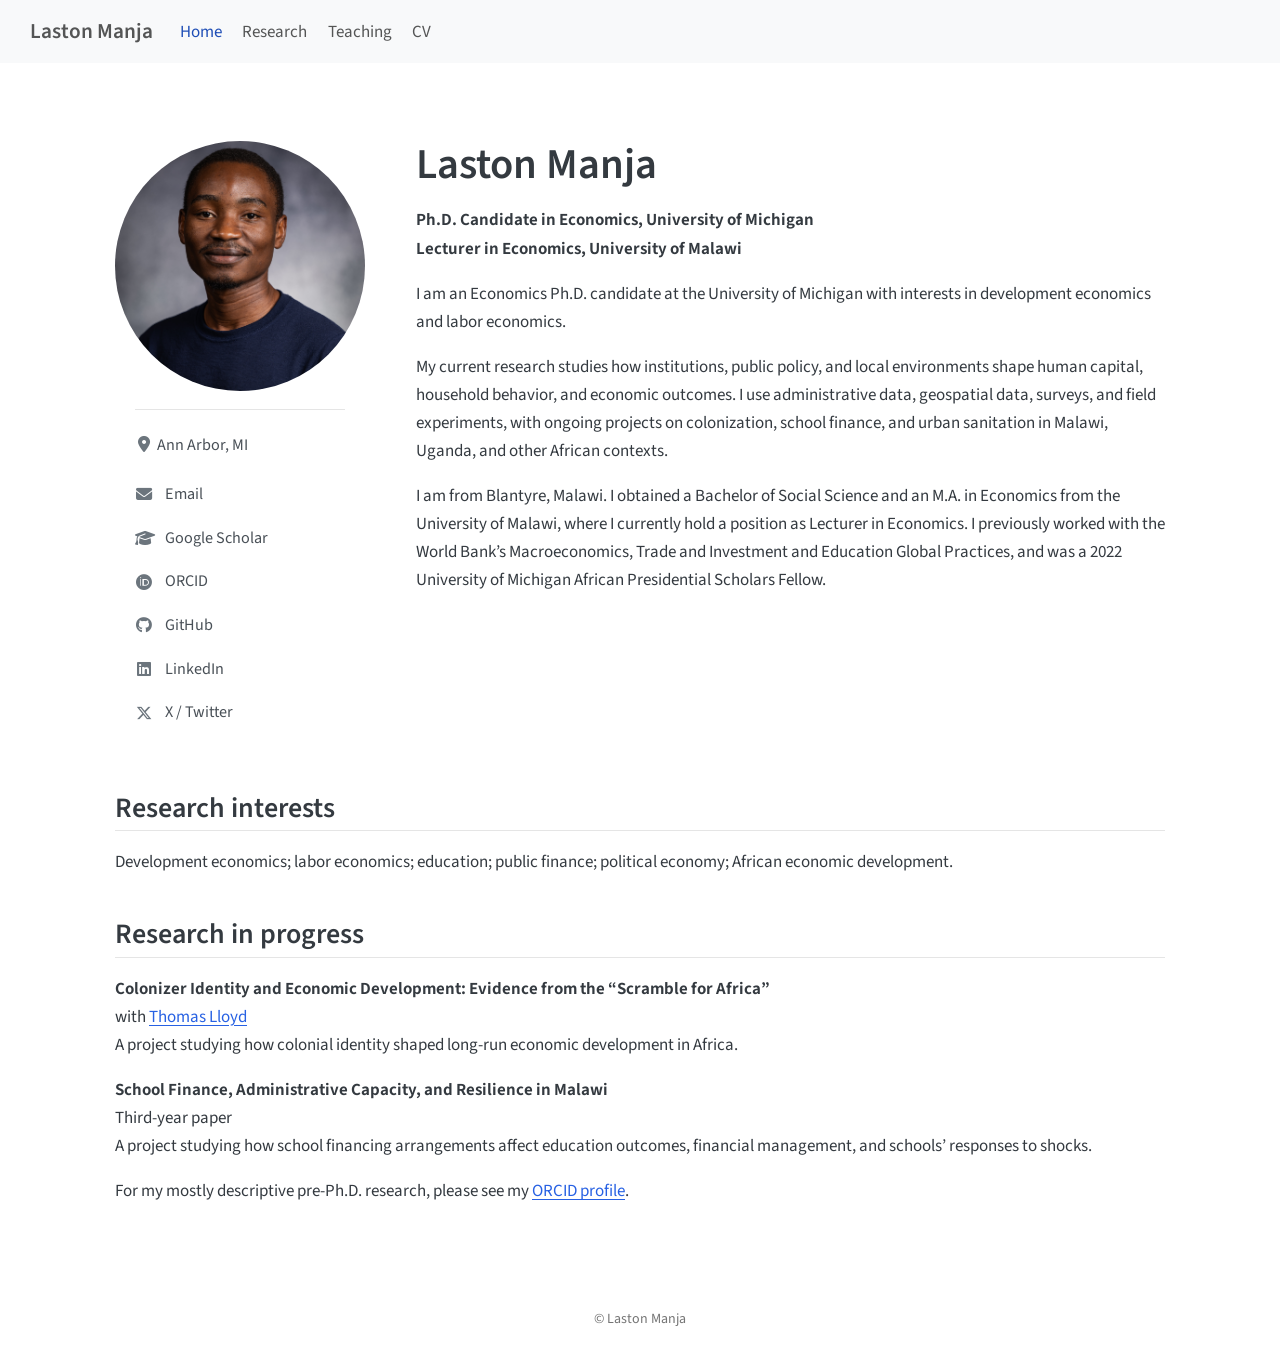
<file: docs/index.html>
<!DOCTYPE html>
<html xmlns="http://www.w3.org/1999/xhtml" lang="en" xml:lang="en"><head>

<meta charset="utf-8">
<meta name="generator" content="quarto-1.9.37">

<meta name="viewport" content="width=device-width, initial-scale=1.0, user-scalable=yes">


<title>Laston Manja</title>
<style>
/* Default styles provided by pandoc.
** See https://pandoc.org/MANUAL.html#variables-for-html for config info.
*/
code{white-space: pre-wrap;}
span.smallcaps{font-variant: small-caps;}
div.columns{display: flex; gap: min(4vw, 1.5em);}
div.column{flex: auto; overflow-x: auto;}
div.hanging-indent{margin-left: 1.5em; text-indent: -1.5em;}
ul.task-list{list-style: none;}
ul.task-list li input[type="checkbox"] {
  width: 0.8em;
  margin: 0 0.8em 0.2em -1em; /* quarto-specific, see https://github.com/quarto-dev/quarto-cli/issues/4556 */ 
  vertical-align: middle;
}
</style>


<script src="site_libs/quarto-nav/quarto-nav.js"></script>
<script src="site_libs/quarto-nav/headroom.min.js"></script>
<script src="site_libs/clipboard/clipboard.min.js"></script>
<script src="site_libs/quarto-html/quarto.js" type="module"></script>
<script src="site_libs/quarto-html/tabsets/tabsets.js" type="module"></script>
<script src="site_libs/quarto-html/popper.min.js"></script>
<script src="site_libs/quarto-html/tippy.umd.min.js"></script>
<script src="site_libs/quarto-html/anchor.min.js"></script>
<link href="site_libs/quarto-html/tippy.css" rel="stylesheet">
<link href="site_libs/quarto-html/quarto-syntax-highlighting-7f8f88aac4f3542376d5c11b86a4c14d.css" rel="stylesheet" id="quarto-text-highlighting-styles">
<script src="site_libs/bootstrap/bootstrap.min.js"></script>
<link href="site_libs/bootstrap/bootstrap-icons.css" rel="stylesheet">
<link href="site_libs/bootstrap/bootstrap-158031087360bce0ff56dc785ce39e06.min.css" rel="stylesheet" append-hash="true" id="quarto-bootstrap" data-mode="light">
<script id="quarto-search-options" type="application/json">{
  "language": {
    "search-no-results-text": "No results",
    "search-matching-documents-text": "matching documents",
    "search-copy-link-title": "Copy link to search",
    "search-hide-matches-text": "Hide additional matches",
    "search-more-match-text": "more match in this document",
    "search-more-matches-text": "more matches in this document",
    "search-clear-button-title": "Clear",
    "search-text-placeholder": "",
    "search-detached-cancel-button-title": "Cancel",
    "search-submit-button-title": "Submit",
    "search-label": "Search"
  }
}</script>
<link rel="stylesheet" href="https://cdnjs.cloudflare.com/ajax/libs/font-awesome/6.5.2/css/all.min.css">


<link rel="stylesheet" href="styles.css">
</head>

<body class="nav-fixed quarto-light">

<div id="quarto-search-results"></div>
  <header id="quarto-header" class="headroom fixed-top">
    <nav class="navbar navbar-expand-lg " data-bs-theme="dark">
      <div class="navbar-container container-fluid">
      <div class="navbar-brand-container mx-auto">
    <a class="navbar-brand" href="./index.html">
    <span class="navbar-title">Laston Manja</span>
    </a>
  </div>
          <button class="navbar-toggler" type="button" data-bs-toggle="collapse" data-bs-target="#navbarCollapse" aria-controls="navbarCollapse" role="menu" aria-expanded="false" aria-label="Toggle navigation" onclick="if (window.quartoToggleHeadroom) { window.quartoToggleHeadroom(); }">
  <span class="navbar-toggler-icon"></span>
</button>
          <div class="collapse navbar-collapse" id="navbarCollapse">
            <ul class="navbar-nav navbar-nav-scroll me-auto">
  <li class="nav-item">
    <a class="nav-link active" href="./index.html" aria-current="page"> 
<span class="menu-text">Home</span></a>
  </li>  
  <li class="nav-item">
    <a class="nav-link" href="./research.html"> 
<span class="menu-text">Research</span></a>
  </li>  
  <li class="nav-item">
    <a class="nav-link" href="./teaching.html"> 
<span class="menu-text">Teaching</span></a>
  </li>  
  <li class="nav-item">
    <a class="nav-link" href="./cv.html"> 
<span class="menu-text">CV</span></a>
  </li>  
</ul>
          </div> <!-- /navcollapse -->
            <div class="quarto-navbar-tools">
</div>
      </div> <!-- /container-fluid -->
    </nav>
</header>
<!-- content -->
<div id="quarto-content" class="quarto-container page-columns page-rows-contents page-layout-full page-navbar">
<!-- sidebar -->
<!-- margin-sidebar -->
    
<!-- main -->
<main class="content column-page" id="quarto-document-content"><header id="title-block-header" class="quarto-title-block"></header>




<div class="home-grid">
<div class="home-photo">
<p><img src="images/profile.jpg" class="img-fluid" alt="Laston Manja"></p>
<div class="profile-links" aria-label="Profile links">
<div class="profile-item">
<p><i class="fa-solid fa-location-dot"></i> <span>Ann Arbor, MI</span></p>
</div>
<p><a href="mailto:lmanja@umich.edu"> <i class="fa-solid fa-envelope"></i> <span>Email</span> </a></p>
<p><a href="https://scholar.google.com/citations?user=sqVwC2oAAAAJ&amp;hl=en" target="_blank" rel="noopener noreferrer"> <i class="fa-solid fa-graduation-cap"></i> <span>Google Scholar</span> </a></p>
<p><a href="https://orcid.org/0000-0002-0446-7674" target="_blank" rel="noopener noreferrer"> <i class="fa-brands fa-orcid"></i> <span>ORCID</span> </a></p>
<p><a href="https://github.com/laston-manja" target="_blank" rel="noopener noreferrer"> <i class="fa-brands fa-github"></i> <span>GitHub</span> </a></p>
<p><a href="https://www.linkedin.com/in/laston-manja-68a44995" target="_blank" rel="noopener noreferrer"> <i class="fa-brands fa-linkedin"></i> <span>LinkedIn</span> </a></p>
<p><a href="https://x.com/manjalaston?s=11&amp;t=wQ6eXhSgbIo98x9OBB5l3A" target="_blank" rel="noopener noreferrer"> <i class="fa-brands fa-x-twitter"></i> <span>X / Twitter</span> </a></p>
</div>
</div>
<section id="laston-manja" class="level1 home-text">
<h1>Laston Manja</h1>
<p><strong>Ph.D.&nbsp;Candidate in Economics, University of Michigan</strong><br>
<strong>Lecturer in Economics, University of Malawi</strong></p>
<p>I am an Economics Ph.D.&nbsp;candidate at the University of Michigan with interests in development economics and labor economics.</p>
<p>My current research studies how institutions, public policy, and local environments shape human capital, household behavior, and economic outcomes. I use administrative data, geospatial data, surveys, and field experiments, with ongoing projects on colonization, school finance, and urban sanitation in Malawi, Uganda, and other African contexts.</p>
<p>I am from Blantyre, Malawi. I obtained a Bachelor of Social Science and an M.A.&nbsp;in Economics from the University of Malawi, where I currently hold a position as Lecturer in Economics. I previously worked with the World Bank’s Macroeconomics, Trade and Investment and Education Global Practices, and was a 2022 University of Michigan African Presidential Scholars Fellow.</p>
</section>
</div>
<section id="research-interests" class="level2">
<h2 class="anchored" data-anchor-id="research-interests">Research interests</h2>
<p>Development economics; labor economics; education; public finance; political economy; African economic development.</p>
</section>
<section id="research-in-progress" class="level2">
<h2 class="anchored" data-anchor-id="research-in-progress">Research in progress</h2>
<p><strong>Colonizer Identity and Economic Development: Evidence from the “Scramble for Africa”</strong><br>
with <a href="https://thomaslloyd.me">Thomas Lloyd</a><br>
A project studying how colonial identity shaped long-run economic development in Africa.</p>
<p><strong>School Finance, Administrative Capacity, and Resilience in Malawi</strong><br>
Third-year paper<br>
A project studying how school financing arrangements affect education outcomes, financial management, and schools’ responses to shocks.</p>
<p>For my mostly descriptive pre-Ph.D.&nbsp;research, please see my <a href="https://orcid.org/0000-0002-0446-7674">ORCID profile</a>.</p>


</section>

</main> <!-- /main -->
<script id="quarto-html-after-body" type="application/javascript">
  window.document.addEventListener("DOMContentLoaded", function (event) {
    const icon = "";
    const anchorJS = new window.AnchorJS();
    anchorJS.options = {
      placement: 'right',
      icon: icon
    };
    anchorJS.add('.anchored');
    const isCodeAnnotation = (el) => {
      for (const clz of el.classList) {
        if (clz.startsWith('code-annotation-')) {                     
          return true;
        }
      }
      return false;
    }
    const onCopySuccess = function(e) {
      // button target
      const button = e.trigger;
      // don't keep focus
      button.blur();
      // flash "checked"
      button.classList.add('code-copy-button-checked');
      var currentTitle = button.getAttribute("title");
      button.setAttribute("title", "Copied!");
      let tooltip;
      if (window.bootstrap) {
        button.setAttribute("data-bs-toggle", "tooltip");
        button.setAttribute("data-bs-placement", "left");
        button.setAttribute("data-bs-title", "Copied!");
        tooltip = new bootstrap.Tooltip(button, 
          { trigger: "manual", 
            customClass: "code-copy-button-tooltip",
            offset: [0, -8]});
        tooltip.show();    
      }
      setTimeout(function() {
        if (tooltip) {
          tooltip.hide();
          button.removeAttribute("data-bs-title");
          button.removeAttribute("data-bs-toggle");
          button.removeAttribute("data-bs-placement");
        }
        button.setAttribute("title", currentTitle);
        button.classList.remove('code-copy-button-checked');
      }, 1000);
      // clear code selection
      e.clearSelection();
    }
    const getTextToCopy = function(trigger) {
      const outerScaffold = trigger.parentElement.cloneNode(true);
      const codeEl = outerScaffold.querySelector('code');
      for (const childEl of codeEl.children) {
        if (isCodeAnnotation(childEl)) {
          childEl.remove();
        }
      }
      return codeEl.innerText;
    }
    const clipboard = new window.ClipboardJS('.code-copy-button:not([data-in-quarto-modal])', {
      text: getTextToCopy
    });
    clipboard.on('success', onCopySuccess);
    if (window.document.getElementById('quarto-embedded-source-code-modal')) {
      const clipboardModal = new window.ClipboardJS('.code-copy-button[data-in-quarto-modal]', {
        text: getTextToCopy,
        container: window.document.getElementById('quarto-embedded-source-code-modal')
      });
      clipboardModal.on('success', onCopySuccess);
    }
      var localhostRegex = new RegExp(/^(?:http|https):\/\/localhost\:?[0-9]*\//);
      var mailtoRegex = new RegExp(/^mailto:/);
        var filterRegex = new RegExp("https:\/\/lastonmanja\.com");
      var isInternal = (href) => {
          return filterRegex.test(href) || localhostRegex.test(href) || mailtoRegex.test(href);
      }
      // Inspect non-navigation links and adorn them if external
     var links = window.document.querySelectorAll('a[href]:not(.nav-link):not(.navbar-brand):not(.toc-action):not(.sidebar-link):not(.sidebar-item-toggle):not(.pagination-link):not(.no-external):not([aria-hidden]):not(.dropdown-item):not(.quarto-navigation-tool):not(.about-link)');
      for (var i=0; i<links.length; i++) {
        const link = links[i];
        if (!isInternal(link.href)) {
          // undo the damage that might have been done by quarto-nav.js in the case of
          // links that we want to consider external
          if (link.dataset.originalHref !== undefined) {
            link.href = link.dataset.originalHref;
          }
        }
      }
    function tippyHover(el, contentFn, onTriggerFn, onUntriggerFn) {
      const config = {
        allowHTML: true,
        maxWidth: 500,
        delay: 100,
        arrow: false,
        appendTo: function(el) {
            return el.parentElement;
        },
        interactive: true,
        interactiveBorder: 10,
        theme: 'quarto',
        placement: 'bottom-start',
      };
      if (contentFn) {
        config.content = contentFn;
      }
      if (onTriggerFn) {
        config.onTrigger = onTriggerFn;
      }
      if (onUntriggerFn) {
        config.onUntrigger = onUntriggerFn;
      }
      window.tippy(el, config); 
    }
    const noterefs = window.document.querySelectorAll('a[role="doc-noteref"]');
    for (var i=0; i<noterefs.length; i++) {
      const ref = noterefs[i];
      tippyHover(ref, function() {
        // use id or data attribute instead here
        let href = ref.getAttribute('data-footnote-href') || ref.getAttribute('href');
        try { href = new URL(href).hash; } catch {}
        const id = href.replace(/^#\/?/, "");
        const note = window.document.getElementById(id);
        if (note) {
          return note.innerHTML;
        } else {
          return "";
        }
      });
    }
    const xrefs = window.document.querySelectorAll('a.quarto-xref');
    const processXRef = (id, note) => {
      // Strip column container classes
      const stripColumnClz = (el) => {
        el.classList.remove("page-full", "page-columns");
        if (el.children) {
          for (const child of el.children) {
            stripColumnClz(child);
          }
        }
      }
      stripColumnClz(note)
      if (id === null || id.startsWith('sec-')) {
        // Special case sections, only their first couple elements
        const container = document.createElement("div");
        if (note.children && note.children.length > 2) {
          container.appendChild(note.children[0].cloneNode(true));
          for (let i = 1; i < note.children.length; i++) {
            const child = note.children[i];
            if (child.tagName === "P" && child.innerText === "") {
              continue;
            } else {
              container.appendChild(child.cloneNode(true));
              break;
            }
          }
          if (window.Quarto?.typesetMath) {
            window.Quarto.typesetMath(container);
          }
          return container.innerHTML
        } else {
          if (window.Quarto?.typesetMath) {
            window.Quarto.typesetMath(note);
          }
          return note.innerHTML;
        }
      } else {
        // Remove any anchor links if they are present
        const anchorLink = note.querySelector('a.anchorjs-link');
        if (anchorLink) {
          anchorLink.remove();
        }
        if (window.Quarto?.typesetMath) {
          window.Quarto.typesetMath(note);
        }
        if (note.classList.contains("callout")) {
          return note.outerHTML;
        } else {
          return note.innerHTML;
        }
      }
    }
    for (var i=0; i<xrefs.length; i++) {
      const xref = xrefs[i];
      tippyHover(xref, undefined, function(instance) {
        instance.disable();
        let url = xref.getAttribute('href');
        let hash = undefined; 
        if (url.startsWith('#')) {
          hash = url;
        } else {
          try { hash = new URL(url).hash; } catch {}
        }
        if (hash) {
          const id = hash.replace(/^#\/?/, "");
          const note = window.document.getElementById(id);
          if (note !== null) {
            try {
              const html = processXRef(id, note.cloneNode(true));
              instance.setContent(html);
            } finally {
              instance.enable();
              instance.show();
            }
          } else {
            // See if we can fetch this
            fetch(url.split('#')[0])
            .then(res => res.text())
            .then(html => {
              const parser = new DOMParser();
              const htmlDoc = parser.parseFromString(html, "text/html");
              const note = htmlDoc.getElementById(id);
              if (note !== null) {
                const html = processXRef(id, note);
                instance.setContent(html);
              } 
            }).finally(() => {
              instance.enable();
              instance.show();
            });
          }
        } else {
          // See if we can fetch a full url (with no hash to target)
          // This is a special case and we should probably do some content thinning / targeting
          fetch(url)
          .then(res => res.text())
          .then(html => {
            const parser = new DOMParser();
            const htmlDoc = parser.parseFromString(html, "text/html");
            const note = htmlDoc.querySelector('main.content');
            if (note !== null) {
              // This should only happen for chapter cross references
              // (since there is no id in the URL)
              // remove the first header
              if (note.children.length > 0 && note.children[0].tagName === "HEADER") {
                note.children[0].remove();
              }
              const html = processXRef(null, note);
              instance.setContent(html);
            } 
          }).finally(() => {
            instance.enable();
            instance.show();
          });
        }
      }, function(instance) {
      });
    }
        let selectedAnnoteEl;
        const selectorForAnnotation = ( cell, annotation) => {
          let cellAttr = 'data-code-cell="' + cell + '"';
          let lineAttr = 'data-code-annotation="' +  annotation + '"';
          const selector = 'span[' + cellAttr + '][' + lineAttr + ']';
          return selector;
        }
        const selectCodeLines = (annoteEl) => {
          const doc = window.document;
          const targetCell = annoteEl.getAttribute("data-target-cell");
          const targetAnnotation = annoteEl.getAttribute("data-target-annotation");
          const annoteSpan = window.document.querySelector(selectorForAnnotation(targetCell, targetAnnotation));
          const lines = annoteSpan.getAttribute("data-code-lines").split(",");
          const lineIds = lines.map((line) => {
            return targetCell + "-" + line;
          })
          let top = null;
          let height = null;
          let parent = null;
          if (lineIds.length > 0) {
              //compute the position of the single el (top and bottom and make a div)
              const el = window.document.getElementById(lineIds[0]);
              top = el.offsetTop;
              height = el.offsetHeight;
              parent = el.parentElement.parentElement;
            if (lineIds.length > 1) {
              const lastEl = window.document.getElementById(lineIds[lineIds.length - 1]);
              const bottom = lastEl.offsetTop + lastEl.offsetHeight;
              height = bottom - top;
            }
            if (top !== null && height !== null && parent !== null) {
              // cook up a div (if necessary) and position it 
              let div = window.document.getElementById("code-annotation-line-highlight");
              if (div === null) {
                div = window.document.createElement("div");
                div.setAttribute("id", "code-annotation-line-highlight");
                div.style.position = 'absolute';
                parent.appendChild(div);
              }
              div.style.top = top - 2 + "px";
              div.style.height = height + 4 + "px";
              div.style.left = 0;
              let gutterDiv = window.document.getElementById("code-annotation-line-highlight-gutter");
              if (gutterDiv === null) {
                gutterDiv = window.document.createElement("div");
                gutterDiv.setAttribute("id", "code-annotation-line-highlight-gutter");
                gutterDiv.style.position = 'absolute';
                const codeCell = window.document.getElementById(targetCell);
                const gutter = codeCell.querySelector('.code-annotation-gutter');
                gutter.appendChild(gutterDiv);
              }
              gutterDiv.style.top = top - 2 + "px";
              gutterDiv.style.height = height + 4 + "px";
            }
            selectedAnnoteEl = annoteEl;
          }
        };
        const unselectCodeLines = () => {
          const elementsIds = ["code-annotation-line-highlight", "code-annotation-line-highlight-gutter"];
          elementsIds.forEach((elId) => {
            const div = window.document.getElementById(elId);
            if (div) {
              div.remove();
            }
          });
          selectedAnnoteEl = undefined;
        };
          // Handle positioning of the toggle
      window.addEventListener(
        "resize",
        throttle(() => {
          elRect = undefined;
          if (selectedAnnoteEl) {
            selectCodeLines(selectedAnnoteEl);
          }
        }, 10)
      );
      function throttle(fn, ms) {
      let throttle = false;
      let timer;
        return (...args) => {
          if(!throttle) { // first call gets through
              fn.apply(this, args);
              throttle = true;
          } else { // all the others get throttled
              if(timer) clearTimeout(timer); // cancel #2
              timer = setTimeout(() => {
                fn.apply(this, args);
                timer = throttle = false;
              }, ms);
          }
        };
      }
        // Attach click handler to the DT
        const annoteDls = window.document.querySelectorAll('dt[data-target-cell]');
        for (const annoteDlNode of annoteDls) {
          annoteDlNode.addEventListener('click', (event) => {
            const clickedEl = event.target;
            if (clickedEl !== selectedAnnoteEl) {
              unselectCodeLines();
              const activeEl = window.document.querySelector('dt[data-target-cell].code-annotation-active');
              if (activeEl) {
                activeEl.classList.remove('code-annotation-active');
              }
              selectCodeLines(clickedEl);
              clickedEl.classList.add('code-annotation-active');
            } else {
              // Unselect the line
              unselectCodeLines();
              clickedEl.classList.remove('code-annotation-active');
            }
          });
        }
    const findCites = (el) => {
      const parentEl = el.parentElement;
      if (parentEl) {
        const cites = parentEl.dataset.cites;
        if (cites) {
          return {
            el,
            cites: cites.split(' ')
          };
        } else {
          return findCites(el.parentElement)
        }
      } else {
        return undefined;
      }
    };
    var bibliorefs = window.document.querySelectorAll('a[role="doc-biblioref"]');
    for (var i=0; i<bibliorefs.length; i++) {
      const ref = bibliorefs[i];
      const citeInfo = findCites(ref);
      if (citeInfo) {
        tippyHover(citeInfo.el, function() {
          var popup = window.document.createElement('div');
          citeInfo.cites.forEach(function(cite) {
            var citeDiv = window.document.createElement('div');
            citeDiv.classList.add('hanging-indent');
            citeDiv.classList.add('csl-entry');
            var biblioDiv = window.document.getElementById('ref-' + cite);
            if (biblioDiv) {
              citeDiv.innerHTML = biblioDiv.innerHTML;
            }
            popup.appendChild(citeDiv);
          });
          return popup.innerHTML;
        });
      }
    }
  });
  </script>
</div> <!-- /content -->
<footer class="footer">
  <div class="nav-footer">
    <div class="nav-footer-left">
      &nbsp;
    </div>   
    <div class="nav-footer-center">
<p>© Laston Manja</p>
</div>
    <div class="nav-footer-right">
      &nbsp;
    </div>
  </div>
</footer>




</body></html>
</file>
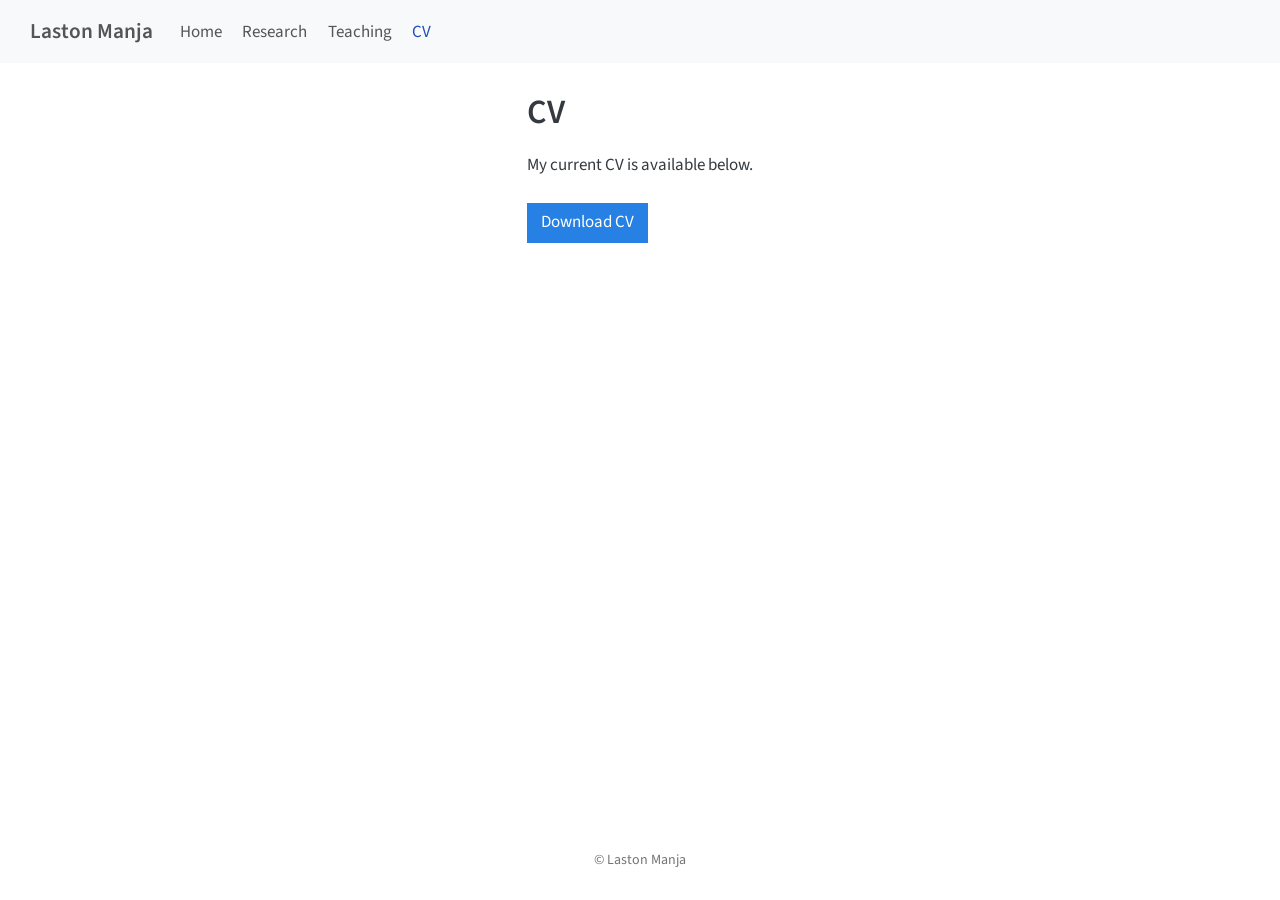
<file: docs/cv.html>
<!DOCTYPE html>
<html xmlns="http://www.w3.org/1999/xhtml" lang="en" xml:lang="en"><head>

<meta charset="utf-8">
<meta name="generator" content="quarto-1.9.37">

<meta name="viewport" content="width=device-width, initial-scale=1.0, user-scalable=yes">


<title>CV – Laston Manja</title>
<style>
/* Default styles provided by pandoc.
** See https://pandoc.org/MANUAL.html#variables-for-html for config info.
*/
code{white-space: pre-wrap;}
span.smallcaps{font-variant: small-caps;}
div.columns{display: flex; gap: min(4vw, 1.5em);}
div.column{flex: auto; overflow-x: auto;}
div.hanging-indent{margin-left: 1.5em; text-indent: -1.5em;}
ul.task-list{list-style: none;}
ul.task-list li input[type="checkbox"] {
  width: 0.8em;
  margin: 0 0.8em 0.2em -1em; /* quarto-specific, see https://github.com/quarto-dev/quarto-cli/issues/4556 */ 
  vertical-align: middle;
}
</style>


<script src="site_libs/quarto-nav/quarto-nav.js"></script>
<script src="site_libs/quarto-nav/headroom.min.js"></script>
<script src="site_libs/clipboard/clipboard.min.js"></script>
<script src="site_libs/quarto-html/quarto.js" type="module"></script>
<script src="site_libs/quarto-html/tabsets/tabsets.js" type="module"></script>
<script src="site_libs/quarto-html/popper.min.js"></script>
<script src="site_libs/quarto-html/tippy.umd.min.js"></script>
<script src="site_libs/quarto-html/anchor.min.js"></script>
<link href="site_libs/quarto-html/tippy.css" rel="stylesheet">
<link href="site_libs/quarto-html/quarto-syntax-highlighting-7f8f88aac4f3542376d5c11b86a4c14d.css" rel="stylesheet" id="quarto-text-highlighting-styles">
<script src="site_libs/bootstrap/bootstrap.min.js"></script>
<link href="site_libs/bootstrap/bootstrap-icons.css" rel="stylesheet">
<link href="site_libs/bootstrap/bootstrap-158031087360bce0ff56dc785ce39e06.min.css" rel="stylesheet" append-hash="true" id="quarto-bootstrap" data-mode="light">
<script id="quarto-search-options" type="application/json">{
  "language": {
    "search-no-results-text": "No results",
    "search-matching-documents-text": "matching documents",
    "search-copy-link-title": "Copy link to search",
    "search-hide-matches-text": "Hide additional matches",
    "search-more-match-text": "more match in this document",
    "search-more-matches-text": "more matches in this document",
    "search-clear-button-title": "Clear",
    "search-text-placeholder": "",
    "search-detached-cancel-button-title": "Cancel",
    "search-submit-button-title": "Submit",
    "search-label": "Search"
  }
}</script>
<link rel="stylesheet" href="https://cdnjs.cloudflare.com/ajax/libs/font-awesome/6.5.2/css/all.min.css">


<link rel="stylesheet" href="styles.css">
</head>

<body class="nav-fixed quarto-light">

<div id="quarto-search-results"></div>
  <header id="quarto-header" class="headroom fixed-top">
    <nav class="navbar navbar-expand-lg " data-bs-theme="dark">
      <div class="navbar-container container-fluid">
      <div class="navbar-brand-container mx-auto">
    <a class="navbar-brand" href="./index.html">
    <span class="navbar-title">Laston Manja</span>
    </a>
  </div>
          <button class="navbar-toggler" type="button" data-bs-toggle="collapse" data-bs-target="#navbarCollapse" aria-controls="navbarCollapse" role="menu" aria-expanded="false" aria-label="Toggle navigation" onclick="if (window.quartoToggleHeadroom) { window.quartoToggleHeadroom(); }">
  <span class="navbar-toggler-icon"></span>
</button>
          <div class="collapse navbar-collapse" id="navbarCollapse">
            <ul class="navbar-nav navbar-nav-scroll me-auto">
  <li class="nav-item">
    <a class="nav-link" href="./index.html"> 
<span class="menu-text">Home</span></a>
  </li>  
  <li class="nav-item">
    <a class="nav-link" href="./research.html"> 
<span class="menu-text">Research</span></a>
  </li>  
  <li class="nav-item">
    <a class="nav-link" href="./teaching.html"> 
<span class="menu-text">Teaching</span></a>
  </li>  
  <li class="nav-item">
    <a class="nav-link active" href="./cv.html" aria-current="page"> 
<span class="menu-text">CV</span></a>
  </li>  
</ul>
          </div> <!-- /navcollapse -->
            <div class="quarto-navbar-tools">
</div>
      </div> <!-- /container-fluid -->
    </nav>
</header>
<!-- content -->
<div id="quarto-content" class="quarto-container page-columns page-rows-contents page-layout-full page-navbar">
<!-- sidebar -->
<!-- margin-sidebar -->
    
<!-- main -->
<main class="content column-page" id="quarto-document-content">

<header id="title-block-header" class="quarto-title-block default">
<div class="quarto-title">
<h1 class="title">CV</h1>
</div>



<div class="quarto-title-meta column-page">

    
  
    
  </div>
  


</header>


<p>My current CV is available below.</p>
<p><a href="files/Laston_Manja_CV.pdf" class="btn btn-primary">Download CV</a></p>



</main> <!-- /main -->
<script id="quarto-html-after-body" type="application/javascript">
  window.document.addEventListener("DOMContentLoaded", function (event) {
    const icon = "";
    const anchorJS = new window.AnchorJS();
    anchorJS.options = {
      placement: 'right',
      icon: icon
    };
    anchorJS.add('.anchored');
    const isCodeAnnotation = (el) => {
      for (const clz of el.classList) {
        if (clz.startsWith('code-annotation-')) {                     
          return true;
        }
      }
      return false;
    }
    const onCopySuccess = function(e) {
      // button target
      const button = e.trigger;
      // don't keep focus
      button.blur();
      // flash "checked"
      button.classList.add('code-copy-button-checked');
      var currentTitle = button.getAttribute("title");
      button.setAttribute("title", "Copied!");
      let tooltip;
      if (window.bootstrap) {
        button.setAttribute("data-bs-toggle", "tooltip");
        button.setAttribute("data-bs-placement", "left");
        button.setAttribute("data-bs-title", "Copied!");
        tooltip = new bootstrap.Tooltip(button, 
          { trigger: "manual", 
            customClass: "code-copy-button-tooltip",
            offset: [0, -8]});
        tooltip.show();    
      }
      setTimeout(function() {
        if (tooltip) {
          tooltip.hide();
          button.removeAttribute("data-bs-title");
          button.removeAttribute("data-bs-toggle");
          button.removeAttribute("data-bs-placement");
        }
        button.setAttribute("title", currentTitle);
        button.classList.remove('code-copy-button-checked');
      }, 1000);
      // clear code selection
      e.clearSelection();
    }
    const getTextToCopy = function(trigger) {
      const outerScaffold = trigger.parentElement.cloneNode(true);
      const codeEl = outerScaffold.querySelector('code');
      for (const childEl of codeEl.children) {
        if (isCodeAnnotation(childEl)) {
          childEl.remove();
        }
      }
      return codeEl.innerText;
    }
    const clipboard = new window.ClipboardJS('.code-copy-button:not([data-in-quarto-modal])', {
      text: getTextToCopy
    });
    clipboard.on('success', onCopySuccess);
    if (window.document.getElementById('quarto-embedded-source-code-modal')) {
      const clipboardModal = new window.ClipboardJS('.code-copy-button[data-in-quarto-modal]', {
        text: getTextToCopy,
        container: window.document.getElementById('quarto-embedded-source-code-modal')
      });
      clipboardModal.on('success', onCopySuccess);
    }
      var localhostRegex = new RegExp(/^(?:http|https):\/\/localhost\:?[0-9]*\//);
      var mailtoRegex = new RegExp(/^mailto:/);
        var filterRegex = new RegExp("https:\/\/lastonmanja\.com");
      var isInternal = (href) => {
          return filterRegex.test(href) || localhostRegex.test(href) || mailtoRegex.test(href);
      }
      // Inspect non-navigation links and adorn them if external
     var links = window.document.querySelectorAll('a[href]:not(.nav-link):not(.navbar-brand):not(.toc-action):not(.sidebar-link):not(.sidebar-item-toggle):not(.pagination-link):not(.no-external):not([aria-hidden]):not(.dropdown-item):not(.quarto-navigation-tool):not(.about-link)');
      for (var i=0; i<links.length; i++) {
        const link = links[i];
        if (!isInternal(link.href)) {
          // undo the damage that might have been done by quarto-nav.js in the case of
          // links that we want to consider external
          if (link.dataset.originalHref !== undefined) {
            link.href = link.dataset.originalHref;
          }
        }
      }
    function tippyHover(el, contentFn, onTriggerFn, onUntriggerFn) {
      const config = {
        allowHTML: true,
        maxWidth: 500,
        delay: 100,
        arrow: false,
        appendTo: function(el) {
            return el.parentElement;
        },
        interactive: true,
        interactiveBorder: 10,
        theme: 'quarto',
        placement: 'bottom-start',
      };
      if (contentFn) {
        config.content = contentFn;
      }
      if (onTriggerFn) {
        config.onTrigger = onTriggerFn;
      }
      if (onUntriggerFn) {
        config.onUntrigger = onUntriggerFn;
      }
      window.tippy(el, config); 
    }
    const noterefs = window.document.querySelectorAll('a[role="doc-noteref"]');
    for (var i=0; i<noterefs.length; i++) {
      const ref = noterefs[i];
      tippyHover(ref, function() {
        // use id or data attribute instead here
        let href = ref.getAttribute('data-footnote-href') || ref.getAttribute('href');
        try { href = new URL(href).hash; } catch {}
        const id = href.replace(/^#\/?/, "");
        const note = window.document.getElementById(id);
        if (note) {
          return note.innerHTML;
        } else {
          return "";
        }
      });
    }
    const xrefs = window.document.querySelectorAll('a.quarto-xref');
    const processXRef = (id, note) => {
      // Strip column container classes
      const stripColumnClz = (el) => {
        el.classList.remove("page-full", "page-columns");
        if (el.children) {
          for (const child of el.children) {
            stripColumnClz(child);
          }
        }
      }
      stripColumnClz(note)
      if (id === null || id.startsWith('sec-')) {
        // Special case sections, only their first couple elements
        const container = document.createElement("div");
        if (note.children && note.children.length > 2) {
          container.appendChild(note.children[0].cloneNode(true));
          for (let i = 1; i < note.children.length; i++) {
            const child = note.children[i];
            if (child.tagName === "P" && child.innerText === "") {
              continue;
            } else {
              container.appendChild(child.cloneNode(true));
              break;
            }
          }
          if (window.Quarto?.typesetMath) {
            window.Quarto.typesetMath(container);
          }
          return container.innerHTML
        } else {
          if (window.Quarto?.typesetMath) {
            window.Quarto.typesetMath(note);
          }
          return note.innerHTML;
        }
      } else {
        // Remove any anchor links if they are present
        const anchorLink = note.querySelector('a.anchorjs-link');
        if (anchorLink) {
          anchorLink.remove();
        }
        if (window.Quarto?.typesetMath) {
          window.Quarto.typesetMath(note);
        }
        if (note.classList.contains("callout")) {
          return note.outerHTML;
        } else {
          return note.innerHTML;
        }
      }
    }
    for (var i=0; i<xrefs.length; i++) {
      const xref = xrefs[i];
      tippyHover(xref, undefined, function(instance) {
        instance.disable();
        let url = xref.getAttribute('href');
        let hash = undefined; 
        if (url.startsWith('#')) {
          hash = url;
        } else {
          try { hash = new URL(url).hash; } catch {}
        }
        if (hash) {
          const id = hash.replace(/^#\/?/, "");
          const note = window.document.getElementById(id);
          if (note !== null) {
            try {
              const html = processXRef(id, note.cloneNode(true));
              instance.setContent(html);
            } finally {
              instance.enable();
              instance.show();
            }
          } else {
            // See if we can fetch this
            fetch(url.split('#')[0])
            .then(res => res.text())
            .then(html => {
              const parser = new DOMParser();
              const htmlDoc = parser.parseFromString(html, "text/html");
              const note = htmlDoc.getElementById(id);
              if (note !== null) {
                const html = processXRef(id, note);
                instance.setContent(html);
              } 
            }).finally(() => {
              instance.enable();
              instance.show();
            });
          }
        } else {
          // See if we can fetch a full url (with no hash to target)
          // This is a special case and we should probably do some content thinning / targeting
          fetch(url)
          .then(res => res.text())
          .then(html => {
            const parser = new DOMParser();
            const htmlDoc = parser.parseFromString(html, "text/html");
            const note = htmlDoc.querySelector('main.content');
            if (note !== null) {
              // This should only happen for chapter cross references
              // (since there is no id in the URL)
              // remove the first header
              if (note.children.length > 0 && note.children[0].tagName === "HEADER") {
                note.children[0].remove();
              }
              const html = processXRef(null, note);
              instance.setContent(html);
            } 
          }).finally(() => {
            instance.enable();
            instance.show();
          });
        }
      }, function(instance) {
      });
    }
        let selectedAnnoteEl;
        const selectorForAnnotation = ( cell, annotation) => {
          let cellAttr = 'data-code-cell="' + cell + '"';
          let lineAttr = 'data-code-annotation="' +  annotation + '"';
          const selector = 'span[' + cellAttr + '][' + lineAttr + ']';
          return selector;
        }
        const selectCodeLines = (annoteEl) => {
          const doc = window.document;
          const targetCell = annoteEl.getAttribute("data-target-cell");
          const targetAnnotation = annoteEl.getAttribute("data-target-annotation");
          const annoteSpan = window.document.querySelector(selectorForAnnotation(targetCell, targetAnnotation));
          const lines = annoteSpan.getAttribute("data-code-lines").split(",");
          const lineIds = lines.map((line) => {
            return targetCell + "-" + line;
          })
          let top = null;
          let height = null;
          let parent = null;
          if (lineIds.length > 0) {
              //compute the position of the single el (top and bottom and make a div)
              const el = window.document.getElementById(lineIds[0]);
              top = el.offsetTop;
              height = el.offsetHeight;
              parent = el.parentElement.parentElement;
            if (lineIds.length > 1) {
              const lastEl = window.document.getElementById(lineIds[lineIds.length - 1]);
              const bottom = lastEl.offsetTop + lastEl.offsetHeight;
              height = bottom - top;
            }
            if (top !== null && height !== null && parent !== null) {
              // cook up a div (if necessary) and position it 
              let div = window.document.getElementById("code-annotation-line-highlight");
              if (div === null) {
                div = window.document.createElement("div");
                div.setAttribute("id", "code-annotation-line-highlight");
                div.style.position = 'absolute';
                parent.appendChild(div);
              }
              div.style.top = top - 2 + "px";
              div.style.height = height + 4 + "px";
              div.style.left = 0;
              let gutterDiv = window.document.getElementById("code-annotation-line-highlight-gutter");
              if (gutterDiv === null) {
                gutterDiv = window.document.createElement("div");
                gutterDiv.setAttribute("id", "code-annotation-line-highlight-gutter");
                gutterDiv.style.position = 'absolute';
                const codeCell = window.document.getElementById(targetCell);
                const gutter = codeCell.querySelector('.code-annotation-gutter');
                gutter.appendChild(gutterDiv);
              }
              gutterDiv.style.top = top - 2 + "px";
              gutterDiv.style.height = height + 4 + "px";
            }
            selectedAnnoteEl = annoteEl;
          }
        };
        const unselectCodeLines = () => {
          const elementsIds = ["code-annotation-line-highlight", "code-annotation-line-highlight-gutter"];
          elementsIds.forEach((elId) => {
            const div = window.document.getElementById(elId);
            if (div) {
              div.remove();
            }
          });
          selectedAnnoteEl = undefined;
        };
          // Handle positioning of the toggle
      window.addEventListener(
        "resize",
        throttle(() => {
          elRect = undefined;
          if (selectedAnnoteEl) {
            selectCodeLines(selectedAnnoteEl);
          }
        }, 10)
      );
      function throttle(fn, ms) {
      let throttle = false;
      let timer;
        return (...args) => {
          if(!throttle) { // first call gets through
              fn.apply(this, args);
              throttle = true;
          } else { // all the others get throttled
              if(timer) clearTimeout(timer); // cancel #2
              timer = setTimeout(() => {
                fn.apply(this, args);
                timer = throttle = false;
              }, ms);
          }
        };
      }
        // Attach click handler to the DT
        const annoteDls = window.document.querySelectorAll('dt[data-target-cell]');
        for (const annoteDlNode of annoteDls) {
          annoteDlNode.addEventListener('click', (event) => {
            const clickedEl = event.target;
            if (clickedEl !== selectedAnnoteEl) {
              unselectCodeLines();
              const activeEl = window.document.querySelector('dt[data-target-cell].code-annotation-active');
              if (activeEl) {
                activeEl.classList.remove('code-annotation-active');
              }
              selectCodeLines(clickedEl);
              clickedEl.classList.add('code-annotation-active');
            } else {
              // Unselect the line
              unselectCodeLines();
              clickedEl.classList.remove('code-annotation-active');
            }
          });
        }
    const findCites = (el) => {
      const parentEl = el.parentElement;
      if (parentEl) {
        const cites = parentEl.dataset.cites;
        if (cites) {
          return {
            el,
            cites: cites.split(' ')
          };
        } else {
          return findCites(el.parentElement)
        }
      } else {
        return undefined;
      }
    };
    var bibliorefs = window.document.querySelectorAll('a[role="doc-biblioref"]');
    for (var i=0; i<bibliorefs.length; i++) {
      const ref = bibliorefs[i];
      const citeInfo = findCites(ref);
      if (citeInfo) {
        tippyHover(citeInfo.el, function() {
          var popup = window.document.createElement('div');
          citeInfo.cites.forEach(function(cite) {
            var citeDiv = window.document.createElement('div');
            citeDiv.classList.add('hanging-indent');
            citeDiv.classList.add('csl-entry');
            var biblioDiv = window.document.getElementById('ref-' + cite);
            if (biblioDiv) {
              citeDiv.innerHTML = biblioDiv.innerHTML;
            }
            popup.appendChild(citeDiv);
          });
          return popup.innerHTML;
        });
      }
    }
  });
  </script>
</div> <!-- /content -->
<footer class="footer">
  <div class="nav-footer">
    <div class="nav-footer-left">
      &nbsp;
    </div>   
    <div class="nav-footer-center">
<p>© Laston Manja</p>
</div>
    <div class="nav-footer-right">
      &nbsp;
    </div>
  </div>
</footer>




</body></html>
</file>
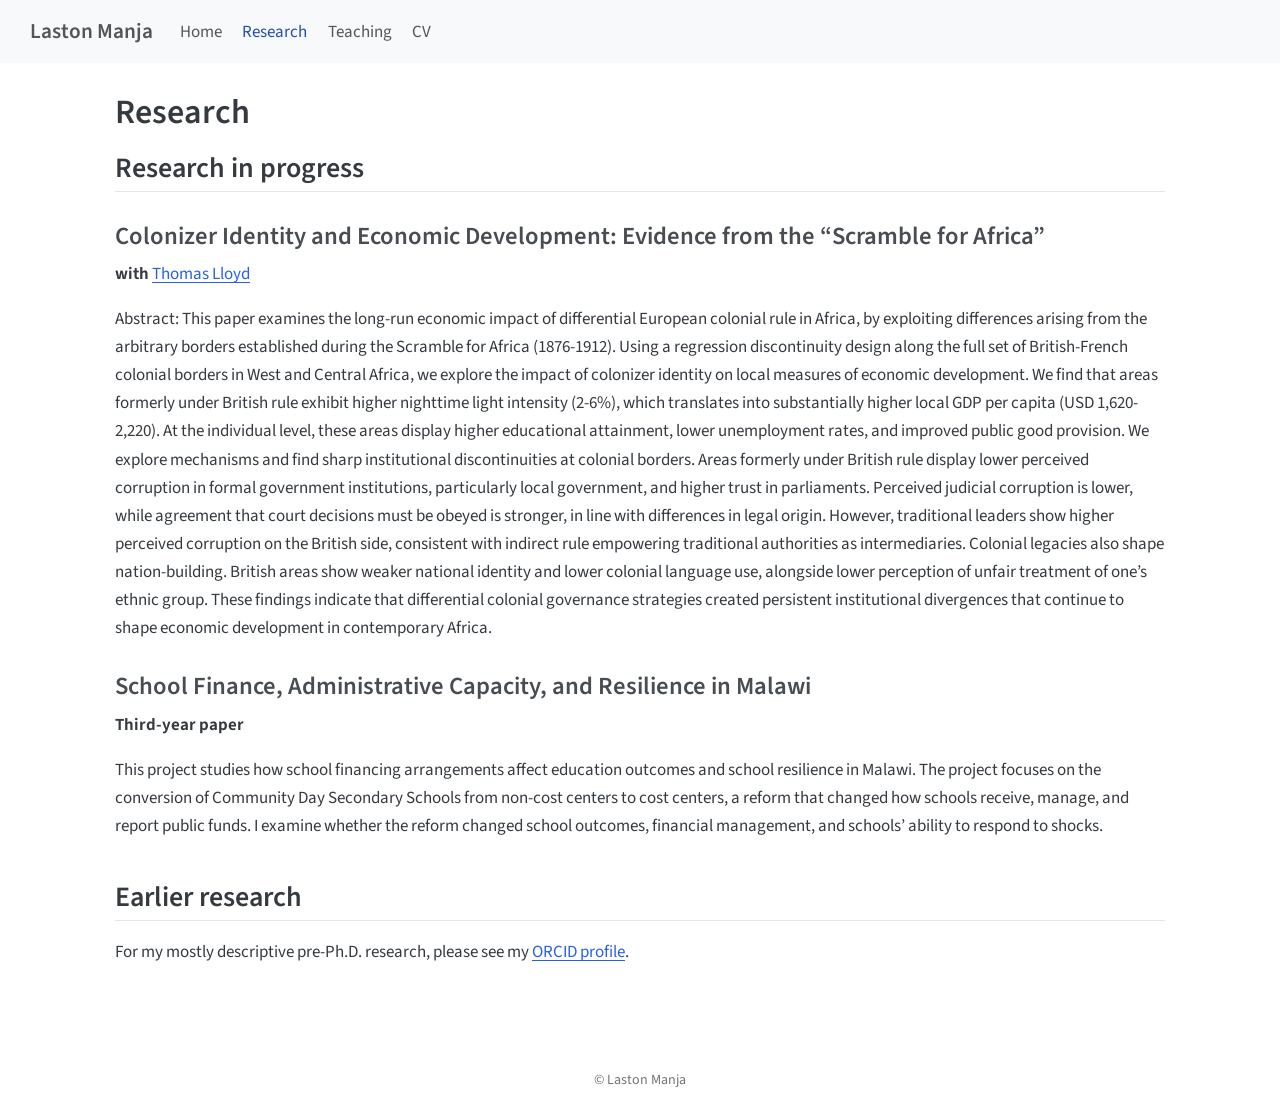
<file: docs/research.html>
<!DOCTYPE html>
<html xmlns="http://www.w3.org/1999/xhtml" lang="en" xml:lang="en"><head>

<meta charset="utf-8">
<meta name="generator" content="quarto-1.9.37">

<meta name="viewport" content="width=device-width, initial-scale=1.0, user-scalable=yes">


<title>Research – Laston Manja</title>
<style>
/* Default styles provided by pandoc.
** See https://pandoc.org/MANUAL.html#variables-for-html for config info.
*/
code{white-space: pre-wrap;}
span.smallcaps{font-variant: small-caps;}
div.columns{display: flex; gap: min(4vw, 1.5em);}
div.column{flex: auto; overflow-x: auto;}
div.hanging-indent{margin-left: 1.5em; text-indent: -1.5em;}
ul.task-list{list-style: none;}
ul.task-list li input[type="checkbox"] {
  width: 0.8em;
  margin: 0 0.8em 0.2em -1em; /* quarto-specific, see https://github.com/quarto-dev/quarto-cli/issues/4556 */ 
  vertical-align: middle;
}
</style>


<script src="site_libs/quarto-nav/quarto-nav.js"></script>
<script src="site_libs/quarto-nav/headroom.min.js"></script>
<script src="site_libs/clipboard/clipboard.min.js"></script>
<script src="site_libs/quarto-html/quarto.js" type="module"></script>
<script src="site_libs/quarto-html/tabsets/tabsets.js" type="module"></script>
<script src="site_libs/quarto-html/popper.min.js"></script>
<script src="site_libs/quarto-html/tippy.umd.min.js"></script>
<script src="site_libs/quarto-html/anchor.min.js"></script>
<link href="site_libs/quarto-html/tippy.css" rel="stylesheet">
<link href="site_libs/quarto-html/quarto-syntax-highlighting-7f8f88aac4f3542376d5c11b86a4c14d.css" rel="stylesheet" id="quarto-text-highlighting-styles">
<script src="site_libs/bootstrap/bootstrap.min.js"></script>
<link href="site_libs/bootstrap/bootstrap-icons.css" rel="stylesheet">
<link href="site_libs/bootstrap/bootstrap-158031087360bce0ff56dc785ce39e06.min.css" rel="stylesheet" append-hash="true" id="quarto-bootstrap" data-mode="light">
<script id="quarto-search-options" type="application/json">{
  "language": {
    "search-no-results-text": "No results",
    "search-matching-documents-text": "matching documents",
    "search-copy-link-title": "Copy link to search",
    "search-hide-matches-text": "Hide additional matches",
    "search-more-match-text": "more match in this document",
    "search-more-matches-text": "more matches in this document",
    "search-clear-button-title": "Clear",
    "search-text-placeholder": "",
    "search-detached-cancel-button-title": "Cancel",
    "search-submit-button-title": "Submit",
    "search-label": "Search"
  }
}</script>
<link rel="stylesheet" href="https://cdnjs.cloudflare.com/ajax/libs/font-awesome/6.5.2/css/all.min.css">


<link rel="stylesheet" href="styles.css">
</head>

<body class="nav-fixed quarto-light">

<div id="quarto-search-results"></div>
  <header id="quarto-header" class="headroom fixed-top">
    <nav class="navbar navbar-expand-lg " data-bs-theme="dark">
      <div class="navbar-container container-fluid">
      <div class="navbar-brand-container mx-auto">
    <a class="navbar-brand" href="./index.html">
    <span class="navbar-title">Laston Manja</span>
    </a>
  </div>
          <button class="navbar-toggler" type="button" data-bs-toggle="collapse" data-bs-target="#navbarCollapse" aria-controls="navbarCollapse" role="menu" aria-expanded="false" aria-label="Toggle navigation" onclick="if (window.quartoToggleHeadroom) { window.quartoToggleHeadroom(); }">
  <span class="navbar-toggler-icon"></span>
</button>
          <div class="collapse navbar-collapse" id="navbarCollapse">
            <ul class="navbar-nav navbar-nav-scroll me-auto">
  <li class="nav-item">
    <a class="nav-link" href="./index.html"> 
<span class="menu-text">Home</span></a>
  </li>  
  <li class="nav-item">
    <a class="nav-link active" href="./research.html" aria-current="page"> 
<span class="menu-text">Research</span></a>
  </li>  
  <li class="nav-item">
    <a class="nav-link" href="./teaching.html"> 
<span class="menu-text">Teaching</span></a>
  </li>  
  <li class="nav-item">
    <a class="nav-link" href="./cv.html"> 
<span class="menu-text">CV</span></a>
  </li>  
</ul>
          </div> <!-- /navcollapse -->
            <div class="quarto-navbar-tools">
</div>
      </div> <!-- /container-fluid -->
    </nav>
</header>
<!-- content -->
<div id="quarto-content" class="quarto-container page-columns page-rows-contents page-layout-full page-navbar">
<!-- sidebar -->
<!-- margin-sidebar -->
    
<!-- main -->
<main class="content column-page" id="quarto-document-content">

<header id="title-block-header" class="quarto-title-block default">
<div class="quarto-title">
<h1 class="title">Research</h1>
</div>



<div class="quarto-title-meta column-page">

    
  
    
  </div>
  


</header>


<section id="research-in-progress" class="level2">
<h2 class="anchored" data-anchor-id="research-in-progress">Research in progress</h2>
<section id="colonizer-identity-and-economic-development-evidence-from-the-scramble-for-africa" class="level3">
<h3 class="anchored" data-anchor-id="colonizer-identity-and-economic-development-evidence-from-the-scramble-for-africa">Colonizer Identity and Economic Development: Evidence from the “Scramble for Africa”</h3>
<p><strong>with <a href="https://thomaslloyd.me">Thomas Lloyd</a></strong></p>
<p>Abstract: This paper examines the long-run economic impact of differential European colonial rule in Africa, by exploiting differences arising from the arbitrary borders established during the Scramble for Africa (1876-1912). Using a regression discontinuity design along the full set of British-French colonial borders in West and Central Africa, we explore the impact of colonizer identity on local measures of economic development. We find that areas formerly under British rule exhibit higher nighttime light intensity (2-6%), which translates into substantially higher local GDP per capita (USD 1,620-2,220). At the individual level, these areas display higher educational attainment, lower unemployment rates, and improved public good provision. We explore mechanisms and find sharp institutional discontinuities at colonial borders. Areas formerly under British rule display lower perceived corruption in formal government institutions, particularly local government, and higher trust in parliaments. Perceived judicial corruption is lower, while agreement that court decisions must be obeyed is stronger, in line with differences in legal origin. However, traditional leaders show higher perceived corruption on the British side, consistent with indirect rule empowering traditional authorities as intermediaries. Colonial legacies also shape nation-building. British areas show weaker national identity and lower colonial language use, alongside lower perception of unfair treatment of one’s ethnic group. These findings indicate that differential colonial governance strategies created persistent institutional divergences that continue to shape economic development in contemporary Africa.</p>
</section>
<section id="school-finance-administrative-capacity-and-resilience-in-malawi" class="level3">
<h3 class="anchored" data-anchor-id="school-finance-administrative-capacity-and-resilience-in-malawi">School Finance, Administrative Capacity, and Resilience in Malawi</h3>
<p><strong>Third-year paper</strong></p>
<p>This project studies how school financing arrangements affect education outcomes and school resilience in Malawi. The project focuses on the conversion of Community Day Secondary Schools from non-cost centers to cost centers, a reform that changed how schools receive, manage, and report public funds. I examine whether the reform changed school outcomes, financial management, and schools’ ability to respond to shocks.</p>
</section>
</section>
<section id="earlier-research" class="level2">
<h2 class="anchored" data-anchor-id="earlier-research">Earlier research</h2>
<p>For my mostly descriptive pre-Ph.D.&nbsp;research, please see my <a href="https://orcid.org/0000-0002-0446-7674">ORCID profile</a>.</p>


</section>

</main> <!-- /main -->
<script id="quarto-html-after-body" type="application/javascript">
  window.document.addEventListener("DOMContentLoaded", function (event) {
    const icon = "";
    const anchorJS = new window.AnchorJS();
    anchorJS.options = {
      placement: 'right',
      icon: icon
    };
    anchorJS.add('.anchored');
    const isCodeAnnotation = (el) => {
      for (const clz of el.classList) {
        if (clz.startsWith('code-annotation-')) {                     
          return true;
        }
      }
      return false;
    }
    const onCopySuccess = function(e) {
      // button target
      const button = e.trigger;
      // don't keep focus
      button.blur();
      // flash "checked"
      button.classList.add('code-copy-button-checked');
      var currentTitle = button.getAttribute("title");
      button.setAttribute("title", "Copied!");
      let tooltip;
      if (window.bootstrap) {
        button.setAttribute("data-bs-toggle", "tooltip");
        button.setAttribute("data-bs-placement", "left");
        button.setAttribute("data-bs-title", "Copied!");
        tooltip = new bootstrap.Tooltip(button, 
          { trigger: "manual", 
            customClass: "code-copy-button-tooltip",
            offset: [0, -8]});
        tooltip.show();    
      }
      setTimeout(function() {
        if (tooltip) {
          tooltip.hide();
          button.removeAttribute("data-bs-title");
          button.removeAttribute("data-bs-toggle");
          button.removeAttribute("data-bs-placement");
        }
        button.setAttribute("title", currentTitle);
        button.classList.remove('code-copy-button-checked');
      }, 1000);
      // clear code selection
      e.clearSelection();
    }
    const getTextToCopy = function(trigger) {
      const outerScaffold = trigger.parentElement.cloneNode(true);
      const codeEl = outerScaffold.querySelector('code');
      for (const childEl of codeEl.children) {
        if (isCodeAnnotation(childEl)) {
          childEl.remove();
        }
      }
      return codeEl.innerText;
    }
    const clipboard = new window.ClipboardJS('.code-copy-button:not([data-in-quarto-modal])', {
      text: getTextToCopy
    });
    clipboard.on('success', onCopySuccess);
    if (window.document.getElementById('quarto-embedded-source-code-modal')) {
      const clipboardModal = new window.ClipboardJS('.code-copy-button[data-in-quarto-modal]', {
        text: getTextToCopy,
        container: window.document.getElementById('quarto-embedded-source-code-modal')
      });
      clipboardModal.on('success', onCopySuccess);
    }
      var localhostRegex = new RegExp(/^(?:http|https):\/\/localhost\:?[0-9]*\//);
      var mailtoRegex = new RegExp(/^mailto:/);
        var filterRegex = new RegExp("https:\/\/lastonmanja\.com");
      var isInternal = (href) => {
          return filterRegex.test(href) || localhostRegex.test(href) || mailtoRegex.test(href);
      }
      // Inspect non-navigation links and adorn them if external
     var links = window.document.querySelectorAll('a[href]:not(.nav-link):not(.navbar-brand):not(.toc-action):not(.sidebar-link):not(.sidebar-item-toggle):not(.pagination-link):not(.no-external):not([aria-hidden]):not(.dropdown-item):not(.quarto-navigation-tool):not(.about-link)');
      for (var i=0; i<links.length; i++) {
        const link = links[i];
        if (!isInternal(link.href)) {
          // undo the damage that might have been done by quarto-nav.js in the case of
          // links that we want to consider external
          if (link.dataset.originalHref !== undefined) {
            link.href = link.dataset.originalHref;
          }
        }
      }
    function tippyHover(el, contentFn, onTriggerFn, onUntriggerFn) {
      const config = {
        allowHTML: true,
        maxWidth: 500,
        delay: 100,
        arrow: false,
        appendTo: function(el) {
            return el.parentElement;
        },
        interactive: true,
        interactiveBorder: 10,
        theme: 'quarto',
        placement: 'bottom-start',
      };
      if (contentFn) {
        config.content = contentFn;
      }
      if (onTriggerFn) {
        config.onTrigger = onTriggerFn;
      }
      if (onUntriggerFn) {
        config.onUntrigger = onUntriggerFn;
      }
      window.tippy(el, config); 
    }
    const noterefs = window.document.querySelectorAll('a[role="doc-noteref"]');
    for (var i=0; i<noterefs.length; i++) {
      const ref = noterefs[i];
      tippyHover(ref, function() {
        // use id or data attribute instead here
        let href = ref.getAttribute('data-footnote-href') || ref.getAttribute('href');
        try { href = new URL(href).hash; } catch {}
        const id = href.replace(/^#\/?/, "");
        const note = window.document.getElementById(id);
        if (note) {
          return note.innerHTML;
        } else {
          return "";
        }
      });
    }
    const xrefs = window.document.querySelectorAll('a.quarto-xref');
    const processXRef = (id, note) => {
      // Strip column container classes
      const stripColumnClz = (el) => {
        el.classList.remove("page-full", "page-columns");
        if (el.children) {
          for (const child of el.children) {
            stripColumnClz(child);
          }
        }
      }
      stripColumnClz(note)
      if (id === null || id.startsWith('sec-')) {
        // Special case sections, only their first couple elements
        const container = document.createElement("div");
        if (note.children && note.children.length > 2) {
          container.appendChild(note.children[0].cloneNode(true));
          for (let i = 1; i < note.children.length; i++) {
            const child = note.children[i];
            if (child.tagName === "P" && child.innerText === "") {
              continue;
            } else {
              container.appendChild(child.cloneNode(true));
              break;
            }
          }
          if (window.Quarto?.typesetMath) {
            window.Quarto.typesetMath(container);
          }
          return container.innerHTML
        } else {
          if (window.Quarto?.typesetMath) {
            window.Quarto.typesetMath(note);
          }
          return note.innerHTML;
        }
      } else {
        // Remove any anchor links if they are present
        const anchorLink = note.querySelector('a.anchorjs-link');
        if (anchorLink) {
          anchorLink.remove();
        }
        if (window.Quarto?.typesetMath) {
          window.Quarto.typesetMath(note);
        }
        if (note.classList.contains("callout")) {
          return note.outerHTML;
        } else {
          return note.innerHTML;
        }
      }
    }
    for (var i=0; i<xrefs.length; i++) {
      const xref = xrefs[i];
      tippyHover(xref, undefined, function(instance) {
        instance.disable();
        let url = xref.getAttribute('href');
        let hash = undefined; 
        if (url.startsWith('#')) {
          hash = url;
        } else {
          try { hash = new URL(url).hash; } catch {}
        }
        if (hash) {
          const id = hash.replace(/^#\/?/, "");
          const note = window.document.getElementById(id);
          if (note !== null) {
            try {
              const html = processXRef(id, note.cloneNode(true));
              instance.setContent(html);
            } finally {
              instance.enable();
              instance.show();
            }
          } else {
            // See if we can fetch this
            fetch(url.split('#')[0])
            .then(res => res.text())
            .then(html => {
              const parser = new DOMParser();
              const htmlDoc = parser.parseFromString(html, "text/html");
              const note = htmlDoc.getElementById(id);
              if (note !== null) {
                const html = processXRef(id, note);
                instance.setContent(html);
              } 
            }).finally(() => {
              instance.enable();
              instance.show();
            });
          }
        } else {
          // See if we can fetch a full url (with no hash to target)
          // This is a special case and we should probably do some content thinning / targeting
          fetch(url)
          .then(res => res.text())
          .then(html => {
            const parser = new DOMParser();
            const htmlDoc = parser.parseFromString(html, "text/html");
            const note = htmlDoc.querySelector('main.content');
            if (note !== null) {
              // This should only happen for chapter cross references
              // (since there is no id in the URL)
              // remove the first header
              if (note.children.length > 0 && note.children[0].tagName === "HEADER") {
                note.children[0].remove();
              }
              const html = processXRef(null, note);
              instance.setContent(html);
            } 
          }).finally(() => {
            instance.enable();
            instance.show();
          });
        }
      }, function(instance) {
      });
    }
        let selectedAnnoteEl;
        const selectorForAnnotation = ( cell, annotation) => {
          let cellAttr = 'data-code-cell="' + cell + '"';
          let lineAttr = 'data-code-annotation="' +  annotation + '"';
          const selector = 'span[' + cellAttr + '][' + lineAttr + ']';
          return selector;
        }
        const selectCodeLines = (annoteEl) => {
          const doc = window.document;
          const targetCell = annoteEl.getAttribute("data-target-cell");
          const targetAnnotation = annoteEl.getAttribute("data-target-annotation");
          const annoteSpan = window.document.querySelector(selectorForAnnotation(targetCell, targetAnnotation));
          const lines = annoteSpan.getAttribute("data-code-lines").split(",");
          const lineIds = lines.map((line) => {
            return targetCell + "-" + line;
          })
          let top = null;
          let height = null;
          let parent = null;
          if (lineIds.length > 0) {
              //compute the position of the single el (top and bottom and make a div)
              const el = window.document.getElementById(lineIds[0]);
              top = el.offsetTop;
              height = el.offsetHeight;
              parent = el.parentElement.parentElement;
            if (lineIds.length > 1) {
              const lastEl = window.document.getElementById(lineIds[lineIds.length - 1]);
              const bottom = lastEl.offsetTop + lastEl.offsetHeight;
              height = bottom - top;
            }
            if (top !== null && height !== null && parent !== null) {
              // cook up a div (if necessary) and position it 
              let div = window.document.getElementById("code-annotation-line-highlight");
              if (div === null) {
                div = window.document.createElement("div");
                div.setAttribute("id", "code-annotation-line-highlight");
                div.style.position = 'absolute';
                parent.appendChild(div);
              }
              div.style.top = top - 2 + "px";
              div.style.height = height + 4 + "px";
              div.style.left = 0;
              let gutterDiv = window.document.getElementById("code-annotation-line-highlight-gutter");
              if (gutterDiv === null) {
                gutterDiv = window.document.createElement("div");
                gutterDiv.setAttribute("id", "code-annotation-line-highlight-gutter");
                gutterDiv.style.position = 'absolute';
                const codeCell = window.document.getElementById(targetCell);
                const gutter = codeCell.querySelector('.code-annotation-gutter');
                gutter.appendChild(gutterDiv);
              }
              gutterDiv.style.top = top - 2 + "px";
              gutterDiv.style.height = height + 4 + "px";
            }
            selectedAnnoteEl = annoteEl;
          }
        };
        const unselectCodeLines = () => {
          const elementsIds = ["code-annotation-line-highlight", "code-annotation-line-highlight-gutter"];
          elementsIds.forEach((elId) => {
            const div = window.document.getElementById(elId);
            if (div) {
              div.remove();
            }
          });
          selectedAnnoteEl = undefined;
        };
          // Handle positioning of the toggle
      window.addEventListener(
        "resize",
        throttle(() => {
          elRect = undefined;
          if (selectedAnnoteEl) {
            selectCodeLines(selectedAnnoteEl);
          }
        }, 10)
      );
      function throttle(fn, ms) {
      let throttle = false;
      let timer;
        return (...args) => {
          if(!throttle) { // first call gets through
              fn.apply(this, args);
              throttle = true;
          } else { // all the others get throttled
              if(timer) clearTimeout(timer); // cancel #2
              timer = setTimeout(() => {
                fn.apply(this, args);
                timer = throttle = false;
              }, ms);
          }
        };
      }
        // Attach click handler to the DT
        const annoteDls = window.document.querySelectorAll('dt[data-target-cell]');
        for (const annoteDlNode of annoteDls) {
          annoteDlNode.addEventListener('click', (event) => {
            const clickedEl = event.target;
            if (clickedEl !== selectedAnnoteEl) {
              unselectCodeLines();
              const activeEl = window.document.querySelector('dt[data-target-cell].code-annotation-active');
              if (activeEl) {
                activeEl.classList.remove('code-annotation-active');
              }
              selectCodeLines(clickedEl);
              clickedEl.classList.add('code-annotation-active');
            } else {
              // Unselect the line
              unselectCodeLines();
              clickedEl.classList.remove('code-annotation-active');
            }
          });
        }
    const findCites = (el) => {
      const parentEl = el.parentElement;
      if (parentEl) {
        const cites = parentEl.dataset.cites;
        if (cites) {
          return {
            el,
            cites: cites.split(' ')
          };
        } else {
          return findCites(el.parentElement)
        }
      } else {
        return undefined;
      }
    };
    var bibliorefs = window.document.querySelectorAll('a[role="doc-biblioref"]');
    for (var i=0; i<bibliorefs.length; i++) {
      const ref = bibliorefs[i];
      const citeInfo = findCites(ref);
      if (citeInfo) {
        tippyHover(citeInfo.el, function() {
          var popup = window.document.createElement('div');
          citeInfo.cites.forEach(function(cite) {
            var citeDiv = window.document.createElement('div');
            citeDiv.classList.add('hanging-indent');
            citeDiv.classList.add('csl-entry');
            var biblioDiv = window.document.getElementById('ref-' + cite);
            if (biblioDiv) {
              citeDiv.innerHTML = biblioDiv.innerHTML;
            }
            popup.appendChild(citeDiv);
          });
          return popup.innerHTML;
        });
      }
    }
  });
  </script>
</div> <!-- /content -->
<footer class="footer">
  <div class="nav-footer">
    <div class="nav-footer-left">
      &nbsp;
    </div>   
    <div class="nav-footer-center">
<p>© Laston Manja</p>
</div>
    <div class="nav-footer-right">
      &nbsp;
    </div>
  </div>
</footer>




</body></html>
</file>
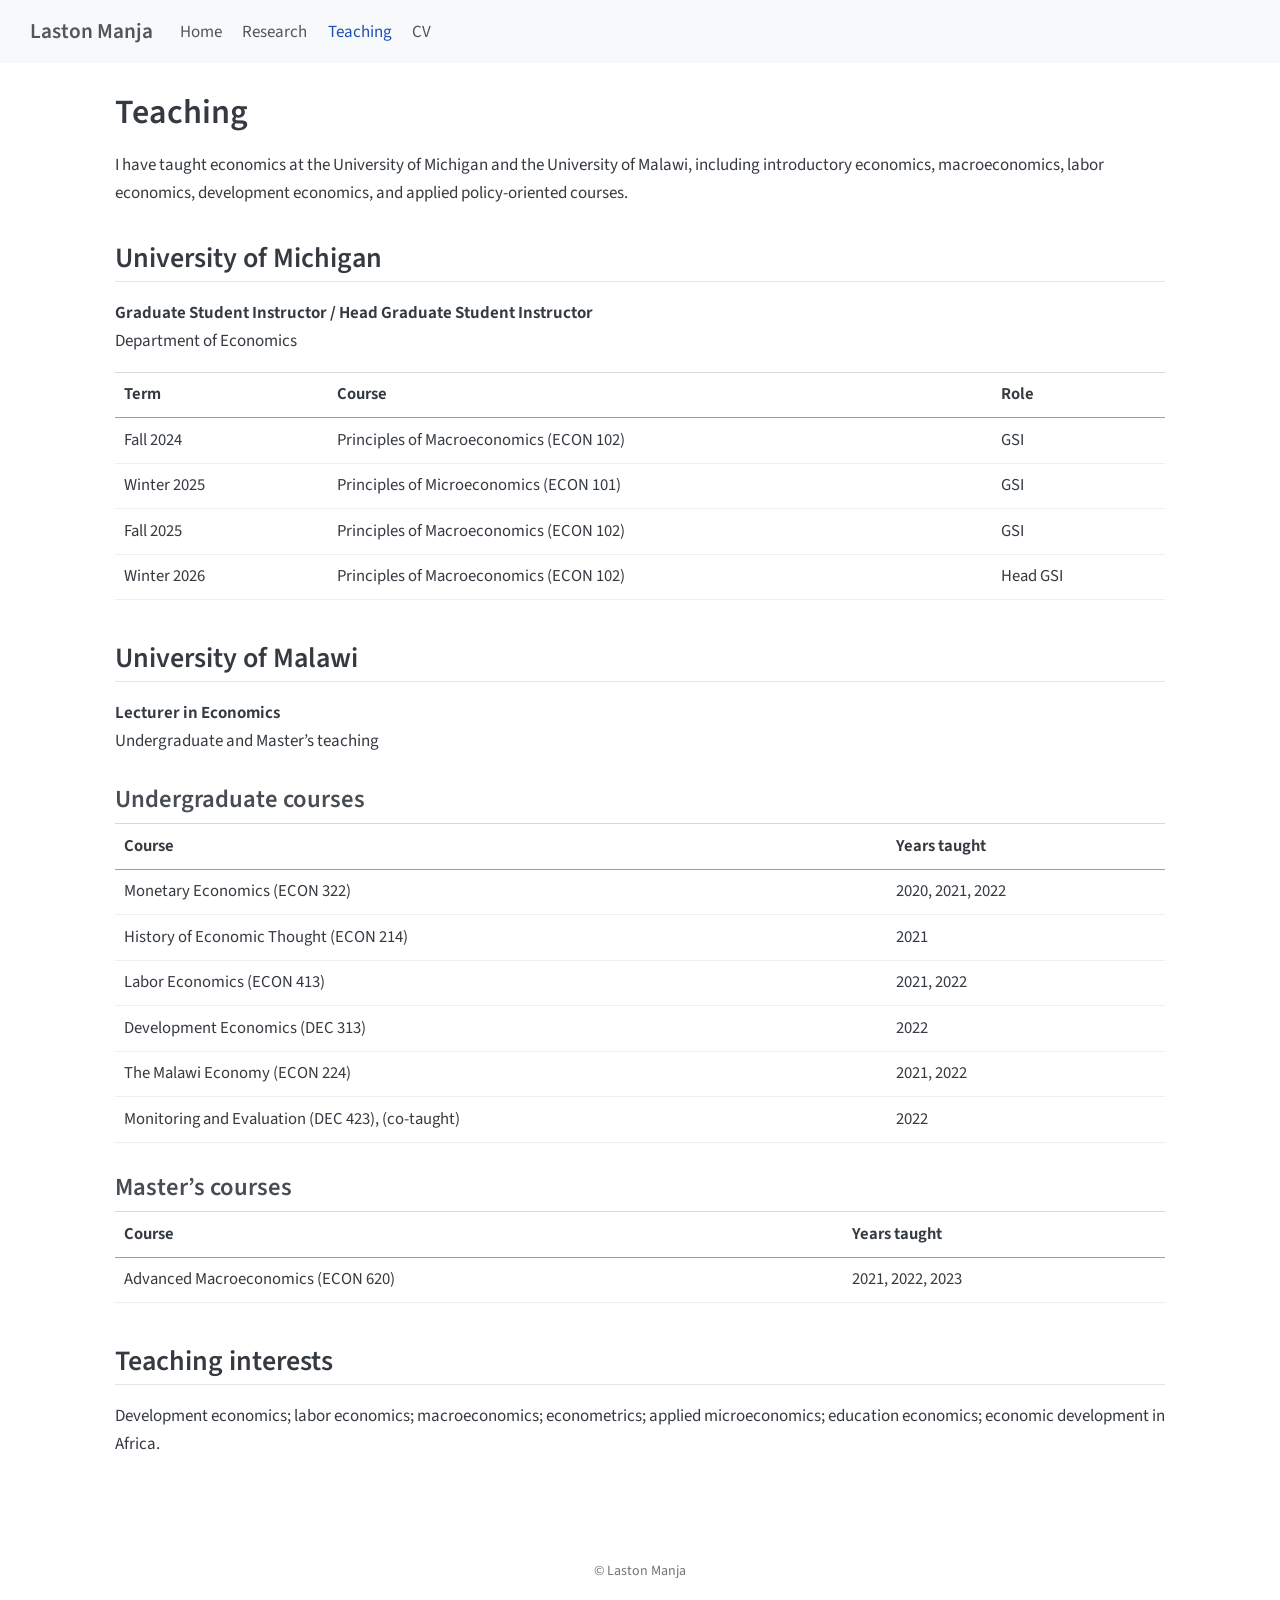
<file: docs/teaching.html>
<!DOCTYPE html>
<html xmlns="http://www.w3.org/1999/xhtml" lang="en" xml:lang="en"><head>

<meta charset="utf-8">
<meta name="generator" content="quarto-1.9.37">

<meta name="viewport" content="width=device-width, initial-scale=1.0, user-scalable=yes">


<title>Teaching – Laston Manja</title>
<style>
/* Default styles provided by pandoc.
** See https://pandoc.org/MANUAL.html#variables-for-html for config info.
*/
code{white-space: pre-wrap;}
span.smallcaps{font-variant: small-caps;}
div.columns{display: flex; gap: min(4vw, 1.5em);}
div.column{flex: auto; overflow-x: auto;}
div.hanging-indent{margin-left: 1.5em; text-indent: -1.5em;}
ul.task-list{list-style: none;}
ul.task-list li input[type="checkbox"] {
  width: 0.8em;
  margin: 0 0.8em 0.2em -1em; /* quarto-specific, see https://github.com/quarto-dev/quarto-cli/issues/4556 */ 
  vertical-align: middle;
}
</style>


<script src="site_libs/quarto-nav/quarto-nav.js"></script>
<script src="site_libs/quarto-nav/headroom.min.js"></script>
<script src="site_libs/clipboard/clipboard.min.js"></script>
<script src="site_libs/quarto-html/quarto.js" type="module"></script>
<script src="site_libs/quarto-html/tabsets/tabsets.js" type="module"></script>
<script src="site_libs/quarto-html/popper.min.js"></script>
<script src="site_libs/quarto-html/tippy.umd.min.js"></script>
<script src="site_libs/quarto-html/anchor.min.js"></script>
<link href="site_libs/quarto-html/tippy.css" rel="stylesheet">
<link href="site_libs/quarto-html/quarto-syntax-highlighting-7f8f88aac4f3542376d5c11b86a4c14d.css" rel="stylesheet" id="quarto-text-highlighting-styles">
<script src="site_libs/bootstrap/bootstrap.min.js"></script>
<link href="site_libs/bootstrap/bootstrap-icons.css" rel="stylesheet">
<link href="site_libs/bootstrap/bootstrap-158031087360bce0ff56dc785ce39e06.min.css" rel="stylesheet" append-hash="true" id="quarto-bootstrap" data-mode="light">
<script id="quarto-search-options" type="application/json">{
  "language": {
    "search-no-results-text": "No results",
    "search-matching-documents-text": "matching documents",
    "search-copy-link-title": "Copy link to search",
    "search-hide-matches-text": "Hide additional matches",
    "search-more-match-text": "more match in this document",
    "search-more-matches-text": "more matches in this document",
    "search-clear-button-title": "Clear",
    "search-text-placeholder": "",
    "search-detached-cancel-button-title": "Cancel",
    "search-submit-button-title": "Submit",
    "search-label": "Search"
  }
}</script>
<link rel="stylesheet" href="https://cdnjs.cloudflare.com/ajax/libs/font-awesome/6.5.2/css/all.min.css">


<link rel="stylesheet" href="styles.css">
</head>

<body class="nav-fixed quarto-light">

<div id="quarto-search-results"></div>
  <header id="quarto-header" class="headroom fixed-top">
    <nav class="navbar navbar-expand-lg " data-bs-theme="dark">
      <div class="navbar-container container-fluid">
      <div class="navbar-brand-container mx-auto">
    <a class="navbar-brand" href="./index.html">
    <span class="navbar-title">Laston Manja</span>
    </a>
  </div>
          <button class="navbar-toggler" type="button" data-bs-toggle="collapse" data-bs-target="#navbarCollapse" aria-controls="navbarCollapse" role="menu" aria-expanded="false" aria-label="Toggle navigation" onclick="if (window.quartoToggleHeadroom) { window.quartoToggleHeadroom(); }">
  <span class="navbar-toggler-icon"></span>
</button>
          <div class="collapse navbar-collapse" id="navbarCollapse">
            <ul class="navbar-nav navbar-nav-scroll me-auto">
  <li class="nav-item">
    <a class="nav-link" href="./index.html"> 
<span class="menu-text">Home</span></a>
  </li>  
  <li class="nav-item">
    <a class="nav-link" href="./research.html"> 
<span class="menu-text">Research</span></a>
  </li>  
  <li class="nav-item">
    <a class="nav-link active" href="./teaching.html" aria-current="page"> 
<span class="menu-text">Teaching</span></a>
  </li>  
  <li class="nav-item">
    <a class="nav-link" href="./cv.html"> 
<span class="menu-text">CV</span></a>
  </li>  
</ul>
          </div> <!-- /navcollapse -->
            <div class="quarto-navbar-tools">
</div>
      </div> <!-- /container-fluid -->
    </nav>
</header>
<!-- content -->
<div id="quarto-content" class="quarto-container page-columns page-rows-contents page-layout-full page-navbar">
<!-- sidebar -->
<!-- margin-sidebar -->
    
<!-- main -->
<main class="content column-page" id="quarto-document-content">

<header id="title-block-header" class="quarto-title-block default">
<div class="quarto-title">
<h1 class="title">Teaching</h1>
</div>



<div class="quarto-title-meta column-page">

    
  
    
  </div>
  


</header>


<p>I have taught economics at the University of Michigan and the University of Malawi, including introductory economics, macroeconomics, labor economics, development economics, and applied policy-oriented courses.</p>
<section id="university-of-michigan" class="level2">
<h2 class="anchored" data-anchor-id="university-of-michigan">University of Michigan</h2>
<p><strong>Graduate Student Instructor / Head Graduate Student Instructor</strong><br>
Department of Economics</p>
<table class="caption-top table">
<thead>
<tr class="header">
<th>Term</th>
<th>Course</th>
<th>Role</th>
</tr>
</thead>
<tbody>
<tr class="odd">
<td>Fall 2024</td>
<td>Principles of Macroeconomics (ECON 102)</td>
<td>GSI</td>
</tr>
<tr class="even">
<td>Winter 2025</td>
<td>Principles of Microeconomics (ECON 101)</td>
<td>GSI</td>
</tr>
<tr class="odd">
<td>Fall 2025</td>
<td>Principles of Macroeconomics (ECON 102)</td>
<td>GSI</td>
</tr>
<tr class="even">
<td>Winter 2026</td>
<td>Principles of Macroeconomics (ECON 102)</td>
<td>Head GSI</td>
</tr>
</tbody>
</table>
</section>
<section id="university-of-malawi" class="level2">
<h2 class="anchored" data-anchor-id="university-of-malawi">University of Malawi</h2>
<p><strong>Lecturer in Economics</strong><br>
Undergraduate and Master’s teaching</p>
<section id="undergraduate-courses" class="level3">
<h3 class="anchored" data-anchor-id="undergraduate-courses">Undergraduate courses</h3>
<table class="caption-top table">
<thead>
<tr class="header">
<th>Course</th>
<th>Years taught</th>
</tr>
</thead>
<tbody>
<tr class="odd">
<td>Monetary Economics (ECON 322)</td>
<td>2020, 2021, 2022</td>
</tr>
<tr class="even">
<td>History of Economic Thought (ECON 214)</td>
<td>2021</td>
</tr>
<tr class="odd">
<td>Labor Economics (ECON 413)</td>
<td>2021, 2022</td>
</tr>
<tr class="even">
<td>Development Economics (DEC 313)</td>
<td>2022</td>
</tr>
<tr class="odd">
<td>The Malawi Economy (ECON 224)</td>
<td>2021, 2022</td>
</tr>
<tr class="even">
<td>Monitoring and Evaluation (DEC 423), (co-taught)</td>
<td>2022</td>
</tr>
</tbody>
</table>
</section>
<section id="masters-courses" class="level3">
<h3 class="anchored" data-anchor-id="masters-courses">Master’s courses</h3>
<table class="caption-top table">
<thead>
<tr class="header">
<th>Course</th>
<th>Years taught</th>
</tr>
</thead>
<tbody>
<tr class="odd">
<td>Advanced Macroeconomics (ECON 620)</td>
<td>2021, 2022, 2023</td>
</tr>
</tbody>
</table>
</section>
</section>
<section id="teaching-interests" class="level2">
<h2 class="anchored" data-anchor-id="teaching-interests">Teaching interests</h2>
<p>Development economics; labor economics; macroeconomics; econometrics; applied microeconomics; education economics; economic development in Africa.</p>


</section>

</main> <!-- /main -->
<script id="quarto-html-after-body" type="application/javascript">
  window.document.addEventListener("DOMContentLoaded", function (event) {
    const icon = "";
    const anchorJS = new window.AnchorJS();
    anchorJS.options = {
      placement: 'right',
      icon: icon
    };
    anchorJS.add('.anchored');
    const isCodeAnnotation = (el) => {
      for (const clz of el.classList) {
        if (clz.startsWith('code-annotation-')) {                     
          return true;
        }
      }
      return false;
    }
    const onCopySuccess = function(e) {
      // button target
      const button = e.trigger;
      // don't keep focus
      button.blur();
      // flash "checked"
      button.classList.add('code-copy-button-checked');
      var currentTitle = button.getAttribute("title");
      button.setAttribute("title", "Copied!");
      let tooltip;
      if (window.bootstrap) {
        button.setAttribute("data-bs-toggle", "tooltip");
        button.setAttribute("data-bs-placement", "left");
        button.setAttribute("data-bs-title", "Copied!");
        tooltip = new bootstrap.Tooltip(button, 
          { trigger: "manual", 
            customClass: "code-copy-button-tooltip",
            offset: [0, -8]});
        tooltip.show();    
      }
      setTimeout(function() {
        if (tooltip) {
          tooltip.hide();
          button.removeAttribute("data-bs-title");
          button.removeAttribute("data-bs-toggle");
          button.removeAttribute("data-bs-placement");
        }
        button.setAttribute("title", currentTitle);
        button.classList.remove('code-copy-button-checked');
      }, 1000);
      // clear code selection
      e.clearSelection();
    }
    const getTextToCopy = function(trigger) {
      const outerScaffold = trigger.parentElement.cloneNode(true);
      const codeEl = outerScaffold.querySelector('code');
      for (const childEl of codeEl.children) {
        if (isCodeAnnotation(childEl)) {
          childEl.remove();
        }
      }
      return codeEl.innerText;
    }
    const clipboard = new window.ClipboardJS('.code-copy-button:not([data-in-quarto-modal])', {
      text: getTextToCopy
    });
    clipboard.on('success', onCopySuccess);
    if (window.document.getElementById('quarto-embedded-source-code-modal')) {
      const clipboardModal = new window.ClipboardJS('.code-copy-button[data-in-quarto-modal]', {
        text: getTextToCopy,
        container: window.document.getElementById('quarto-embedded-source-code-modal')
      });
      clipboardModal.on('success', onCopySuccess);
    }
      var localhostRegex = new RegExp(/^(?:http|https):\/\/localhost\:?[0-9]*\//);
      var mailtoRegex = new RegExp(/^mailto:/);
        var filterRegex = new RegExp("https:\/\/lastonmanja\.com");
      var isInternal = (href) => {
          return filterRegex.test(href) || localhostRegex.test(href) || mailtoRegex.test(href);
      }
      // Inspect non-navigation links and adorn them if external
     var links = window.document.querySelectorAll('a[href]:not(.nav-link):not(.navbar-brand):not(.toc-action):not(.sidebar-link):not(.sidebar-item-toggle):not(.pagination-link):not(.no-external):not([aria-hidden]):not(.dropdown-item):not(.quarto-navigation-tool):not(.about-link)');
      for (var i=0; i<links.length; i++) {
        const link = links[i];
        if (!isInternal(link.href)) {
          // undo the damage that might have been done by quarto-nav.js in the case of
          // links that we want to consider external
          if (link.dataset.originalHref !== undefined) {
            link.href = link.dataset.originalHref;
          }
        }
      }
    function tippyHover(el, contentFn, onTriggerFn, onUntriggerFn) {
      const config = {
        allowHTML: true,
        maxWidth: 500,
        delay: 100,
        arrow: false,
        appendTo: function(el) {
            return el.parentElement;
        },
        interactive: true,
        interactiveBorder: 10,
        theme: 'quarto',
        placement: 'bottom-start',
      };
      if (contentFn) {
        config.content = contentFn;
      }
      if (onTriggerFn) {
        config.onTrigger = onTriggerFn;
      }
      if (onUntriggerFn) {
        config.onUntrigger = onUntriggerFn;
      }
      window.tippy(el, config); 
    }
    const noterefs = window.document.querySelectorAll('a[role="doc-noteref"]');
    for (var i=0; i<noterefs.length; i++) {
      const ref = noterefs[i];
      tippyHover(ref, function() {
        // use id or data attribute instead here
        let href = ref.getAttribute('data-footnote-href') || ref.getAttribute('href');
        try { href = new URL(href).hash; } catch {}
        const id = href.replace(/^#\/?/, "");
        const note = window.document.getElementById(id);
        if (note) {
          return note.innerHTML;
        } else {
          return "";
        }
      });
    }
    const xrefs = window.document.querySelectorAll('a.quarto-xref');
    const processXRef = (id, note) => {
      // Strip column container classes
      const stripColumnClz = (el) => {
        el.classList.remove("page-full", "page-columns");
        if (el.children) {
          for (const child of el.children) {
            stripColumnClz(child);
          }
        }
      }
      stripColumnClz(note)
      if (id === null || id.startsWith('sec-')) {
        // Special case sections, only their first couple elements
        const container = document.createElement("div");
        if (note.children && note.children.length > 2) {
          container.appendChild(note.children[0].cloneNode(true));
          for (let i = 1; i < note.children.length; i++) {
            const child = note.children[i];
            if (child.tagName === "P" && child.innerText === "") {
              continue;
            } else {
              container.appendChild(child.cloneNode(true));
              break;
            }
          }
          if (window.Quarto?.typesetMath) {
            window.Quarto.typesetMath(container);
          }
          return container.innerHTML
        } else {
          if (window.Quarto?.typesetMath) {
            window.Quarto.typesetMath(note);
          }
          return note.innerHTML;
        }
      } else {
        // Remove any anchor links if they are present
        const anchorLink = note.querySelector('a.anchorjs-link');
        if (anchorLink) {
          anchorLink.remove();
        }
        if (window.Quarto?.typesetMath) {
          window.Quarto.typesetMath(note);
        }
        if (note.classList.contains("callout")) {
          return note.outerHTML;
        } else {
          return note.innerHTML;
        }
      }
    }
    for (var i=0; i<xrefs.length; i++) {
      const xref = xrefs[i];
      tippyHover(xref, undefined, function(instance) {
        instance.disable();
        let url = xref.getAttribute('href');
        let hash = undefined; 
        if (url.startsWith('#')) {
          hash = url;
        } else {
          try { hash = new URL(url).hash; } catch {}
        }
        if (hash) {
          const id = hash.replace(/^#\/?/, "");
          const note = window.document.getElementById(id);
          if (note !== null) {
            try {
              const html = processXRef(id, note.cloneNode(true));
              instance.setContent(html);
            } finally {
              instance.enable();
              instance.show();
            }
          } else {
            // See if we can fetch this
            fetch(url.split('#')[0])
            .then(res => res.text())
            .then(html => {
              const parser = new DOMParser();
              const htmlDoc = parser.parseFromString(html, "text/html");
              const note = htmlDoc.getElementById(id);
              if (note !== null) {
                const html = processXRef(id, note);
                instance.setContent(html);
              } 
            }).finally(() => {
              instance.enable();
              instance.show();
            });
          }
        } else {
          // See if we can fetch a full url (with no hash to target)
          // This is a special case and we should probably do some content thinning / targeting
          fetch(url)
          .then(res => res.text())
          .then(html => {
            const parser = new DOMParser();
            const htmlDoc = parser.parseFromString(html, "text/html");
            const note = htmlDoc.querySelector('main.content');
            if (note !== null) {
              // This should only happen for chapter cross references
              // (since there is no id in the URL)
              // remove the first header
              if (note.children.length > 0 && note.children[0].tagName === "HEADER") {
                note.children[0].remove();
              }
              const html = processXRef(null, note);
              instance.setContent(html);
            } 
          }).finally(() => {
            instance.enable();
            instance.show();
          });
        }
      }, function(instance) {
      });
    }
        let selectedAnnoteEl;
        const selectorForAnnotation = ( cell, annotation) => {
          let cellAttr = 'data-code-cell="' + cell + '"';
          let lineAttr = 'data-code-annotation="' +  annotation + '"';
          const selector = 'span[' + cellAttr + '][' + lineAttr + ']';
          return selector;
        }
        const selectCodeLines = (annoteEl) => {
          const doc = window.document;
          const targetCell = annoteEl.getAttribute("data-target-cell");
          const targetAnnotation = annoteEl.getAttribute("data-target-annotation");
          const annoteSpan = window.document.querySelector(selectorForAnnotation(targetCell, targetAnnotation));
          const lines = annoteSpan.getAttribute("data-code-lines").split(",");
          const lineIds = lines.map((line) => {
            return targetCell + "-" + line;
          })
          let top = null;
          let height = null;
          let parent = null;
          if (lineIds.length > 0) {
              //compute the position of the single el (top and bottom and make a div)
              const el = window.document.getElementById(lineIds[0]);
              top = el.offsetTop;
              height = el.offsetHeight;
              parent = el.parentElement.parentElement;
            if (lineIds.length > 1) {
              const lastEl = window.document.getElementById(lineIds[lineIds.length - 1]);
              const bottom = lastEl.offsetTop + lastEl.offsetHeight;
              height = bottom - top;
            }
            if (top !== null && height !== null && parent !== null) {
              // cook up a div (if necessary) and position it 
              let div = window.document.getElementById("code-annotation-line-highlight");
              if (div === null) {
                div = window.document.createElement("div");
                div.setAttribute("id", "code-annotation-line-highlight");
                div.style.position = 'absolute';
                parent.appendChild(div);
              }
              div.style.top = top - 2 + "px";
              div.style.height = height + 4 + "px";
              div.style.left = 0;
              let gutterDiv = window.document.getElementById("code-annotation-line-highlight-gutter");
              if (gutterDiv === null) {
                gutterDiv = window.document.createElement("div");
                gutterDiv.setAttribute("id", "code-annotation-line-highlight-gutter");
                gutterDiv.style.position = 'absolute';
                const codeCell = window.document.getElementById(targetCell);
                const gutter = codeCell.querySelector('.code-annotation-gutter');
                gutter.appendChild(gutterDiv);
              }
              gutterDiv.style.top = top - 2 + "px";
              gutterDiv.style.height = height + 4 + "px";
            }
            selectedAnnoteEl = annoteEl;
          }
        };
        const unselectCodeLines = () => {
          const elementsIds = ["code-annotation-line-highlight", "code-annotation-line-highlight-gutter"];
          elementsIds.forEach((elId) => {
            const div = window.document.getElementById(elId);
            if (div) {
              div.remove();
            }
          });
          selectedAnnoteEl = undefined;
        };
          // Handle positioning of the toggle
      window.addEventListener(
        "resize",
        throttle(() => {
          elRect = undefined;
          if (selectedAnnoteEl) {
            selectCodeLines(selectedAnnoteEl);
          }
        }, 10)
      );
      function throttle(fn, ms) {
      let throttle = false;
      let timer;
        return (...args) => {
          if(!throttle) { // first call gets through
              fn.apply(this, args);
              throttle = true;
          } else { // all the others get throttled
              if(timer) clearTimeout(timer); // cancel #2
              timer = setTimeout(() => {
                fn.apply(this, args);
                timer = throttle = false;
              }, ms);
          }
        };
      }
        // Attach click handler to the DT
        const annoteDls = window.document.querySelectorAll('dt[data-target-cell]');
        for (const annoteDlNode of annoteDls) {
          annoteDlNode.addEventListener('click', (event) => {
            const clickedEl = event.target;
            if (clickedEl !== selectedAnnoteEl) {
              unselectCodeLines();
              const activeEl = window.document.querySelector('dt[data-target-cell].code-annotation-active');
              if (activeEl) {
                activeEl.classList.remove('code-annotation-active');
              }
              selectCodeLines(clickedEl);
              clickedEl.classList.add('code-annotation-active');
            } else {
              // Unselect the line
              unselectCodeLines();
              clickedEl.classList.remove('code-annotation-active');
            }
          });
        }
    const findCites = (el) => {
      const parentEl = el.parentElement;
      if (parentEl) {
        const cites = parentEl.dataset.cites;
        if (cites) {
          return {
            el,
            cites: cites.split(' ')
          };
        } else {
          return findCites(el.parentElement)
        }
      } else {
        return undefined;
      }
    };
    var bibliorefs = window.document.querySelectorAll('a[role="doc-biblioref"]');
    for (var i=0; i<bibliorefs.length; i++) {
      const ref = bibliorefs[i];
      const citeInfo = findCites(ref);
      if (citeInfo) {
        tippyHover(citeInfo.el, function() {
          var popup = window.document.createElement('div');
          citeInfo.cites.forEach(function(cite) {
            var citeDiv = window.document.createElement('div');
            citeDiv.classList.add('hanging-indent');
            citeDiv.classList.add('csl-entry');
            var biblioDiv = window.document.getElementById('ref-' + cite);
            if (biblioDiv) {
              citeDiv.innerHTML = biblioDiv.innerHTML;
            }
            popup.appendChild(citeDiv);
          });
          return popup.innerHTML;
        });
      }
    }
  });
  </script>
</div> <!-- /content -->
<footer class="footer">
  <div class="nav-footer">
    <div class="nav-footer-left">
      &nbsp;
    </div>   
    <div class="nav-footer-center">
<p>© Laston Manja</p>
</div>
    <div class="nav-footer-right">
      &nbsp;
    </div>
  </div>
</footer>




</body></html>
</file>
<file: docs/site_libs/quarto-html/tippy.css>
.tippy-box[data-animation=fade][data-state=hidden]{opacity:0}[data-tippy-root]{max-width:calc(100vw - 10px)}.tippy-box{position:relative;background-color:#333;color:#fff;border-radius:4px;font-size:14px;line-height:1.4;white-space:normal;outline:0;transition-property:transform,visibility,opacity}.tippy-box[data-placement^=top]>.tippy-arrow{bottom:0}.tippy-box[data-placement^=top]>.tippy-arrow:before{bottom:-7px;left:0;border-width:8px 8px 0;border-top-color:initial;transform-origin:center top}.tippy-box[data-placement^=bottom]>.tippy-arrow{top:0}.tippy-box[data-placement^=bottom]>.tippy-arrow:before{top:-7px;left:0;border-width:0 8px 8px;border-bottom-color:initial;transform-origin:center bottom}.tippy-box[data-placement^=left]>.tippy-arrow{right:0}.tippy-box[data-placement^=left]>.tippy-arrow:before{border-width:8px 0 8px 8px;border-left-color:initial;right:-7px;transform-origin:center left}.tippy-box[data-placement^=right]>.tippy-arrow{left:0}.tippy-box[data-placement^=right]>.tippy-arrow:before{left:-7px;border-width:8px 8px 8px 0;border-right-color:initial;transform-origin:center right}.tippy-box[data-inertia][data-state=visible]{transition-timing-function:cubic-bezier(.54,1.5,.38,1.11)}.tippy-arrow{width:16px;height:16px;color:#333}.tippy-arrow:before{content:"";position:absolute;border-color:transparent;border-style:solid}.tippy-content{position:relative;padding:5px 9px;z-index:1}
</file>
<file: docs/site_libs/quarto-html/quarto-syntax-highlighting-7f8f88aac4f3542376d5c11b86a4c14d.css>
/* quarto syntax highlight colors */
:root {
  --quarto-hl-ot-color: #003B4F;
  --quarto-hl-at-color: #657422;
  --quarto-hl-ss-color: #20794D;
  --quarto-hl-an-color: #5E5E5E;
  --quarto-hl-fu-color: #4758AB;
  --quarto-hl-st-color: #20794D;
  --quarto-hl-cf-color: #003B4F;
  --quarto-hl-op-color: #5E5E5E;
  --quarto-hl-er-color: #AD0000;
  --quarto-hl-bn-color: #AD0000;
  --quarto-hl-al-color: #AD0000;
  --quarto-hl-va-color: #111111;
  --quarto-hl-bu-color: inherit;
  --quarto-hl-ex-color: inherit;
  --quarto-hl-pp-color: #AD0000;
  --quarto-hl-in-color: #5E5E5E;
  --quarto-hl-vs-color: #20794D;
  --quarto-hl-wa-color: #5E5E5E;
  --quarto-hl-do-color: #5E5E5E;
  --quarto-hl-im-color: #00769E;
  --quarto-hl-ch-color: #20794D;
  --quarto-hl-dt-color: #AD0000;
  --quarto-hl-fl-color: #AD0000;
  --quarto-hl-co-color: #5E5E5E;
  --quarto-hl-cv-color: #5E5E5E;
  --quarto-hl-cn-color: #8f5902;
  --quarto-hl-sc-color: #5E5E5E;
  --quarto-hl-dv-color: #AD0000;
  --quarto-hl-kw-color: #003B4F;
}

/* other quarto variables */
:root {
  --quarto-font-monospace: SFMono-Regular, Menlo, Monaco, Consolas, "Liberation Mono", "Courier New", monospace;
}

/* syntax highlight based on Pandoc's rules */
pre > code.sourceCode > span {
  color: #003B4F;
}

code.sourceCode > span {
  color: #003B4F;
}

div.sourceCode,
div.sourceCode pre.sourceCode {
  color: #003B4F;
}

/* Normal */
code span {
  color: #003B4F;
}

/* Alert */
code span.al {
  color: #AD0000;
  font-style: inherit;
}

/* Annotation */
code span.an {
  color: #5E5E5E;
  font-style: inherit;
}

/* Attribute */
code span.at {
  color: #657422;
  font-style: inherit;
}

/* BaseN */
code span.bn {
  color: #AD0000;
  font-style: inherit;
}

/* BuiltIn */
code span.bu {
  font-style: inherit;
}

/* ControlFlow */
code span.cf {
  color: #003B4F;
  font-weight: bold;
  font-style: inherit;
}

/* Char */
code span.ch {
  color: #20794D;
  font-style: inherit;
}

/* Constant */
code span.cn {
  color: #8f5902;
  font-style: inherit;
}

/* Comment */
code span.co {
  color: #5E5E5E;
  font-style: inherit;
}

/* CommentVar */
code span.cv {
  color: #5E5E5E;
  font-style: italic;
}

/* Documentation */
code span.do {
  color: #5E5E5E;
  font-style: italic;
}

/* DataType */
code span.dt {
  color: #AD0000;
  font-style: inherit;
}

/* DecVal */
code span.dv {
  color: #AD0000;
  font-style: inherit;
}

/* Error */
code span.er {
  color: #AD0000;
  font-style: inherit;
}

/* Extension */
code span.ex {
  font-style: inherit;
}

/* Float */
code span.fl {
  color: #AD0000;
  font-style: inherit;
}

/* Function */
code span.fu {
  color: #4758AB;
  font-style: inherit;
}

/* Import */
code span.im {
  color: #00769E;
  font-style: inherit;
}

/* Information */
code span.in {
  color: #5E5E5E;
  font-style: inherit;
}

/* Keyword */
code span.kw {
  color: #003B4F;
  font-weight: bold;
  font-style: inherit;
}

/* Operator */
code span.op {
  color: #5E5E5E;
  font-style: inherit;
}

/* Other */
code span.ot {
  color: #003B4F;
  font-style: inherit;
}

/* Preprocessor */
code span.pp {
  color: #AD0000;
  font-style: inherit;
}

/* SpecialChar */
code span.sc {
  color: #5E5E5E;
  font-style: inherit;
}

/* SpecialString */
code span.ss {
  color: #20794D;
  font-style: inherit;
}

/* String */
code span.st {
  color: #20794D;
  font-style: inherit;
}

/* Variable */
code span.va {
  color: #111111;
  font-style: inherit;
}

/* VerbatimString */
code span.vs {
  color: #20794D;
  font-style: inherit;
}

/* Warning */
code span.wa {
  color: #5E5E5E;
  font-style: italic;
}

.prevent-inlining {
  content: "</";
}

/*# sourceMappingURL=789ad8cd35626ba772517505b42a116e.css.map */
</file>
<file: docs/styles.css>
body {
  font-size: 17px;
  line-height: 1.65;
}

.navbar-title {
  font-weight: 600;
}

main {
  max-width: 1050px;
  margin-left: auto;
  margin-right: auto;
}

.home-grid {
  display: grid;
  grid-template-columns: 250px 1fr;
  gap: 3rem;
  align-items: start;
  margin-top: 2.8rem;
  margin-bottom: 2.8rem;
}

.home-photo {
  text-align: center;
}

.home-photo img {
  width: 250px;
  height: 250px;
  border-radius: 50%;
  object-fit: cover;
  object-position: center 35%;
  display: block;
  margin-left: auto;
  margin-right: auto;
}

.profile-links {
  margin-top: 1.1rem;
  padding-top: 0.9rem;
  border-top: 1px solid #e5e5e5;
  text-align: left;
  width: 210px;
  margin-left: auto;
  margin-right: auto;
}

.profile-links a,
.profile-links .profile-item {
  display: flex;
  align-items: center;
  gap: 0.65rem;
  margin: 0.35rem 0;
  color: #495057;
  text-decoration: none;
  font-size: 0.95rem;
}

.profile-links a:hover {
  color: #0d6efd;
  text-decoration: none;
}

.profile-links i {
  width: 1.1rem;
  text-align: center;
  color: #6c757d;
}

.home-text h1 {
  margin-top: 0;
  font-size: 2.5rem;
  line-height: 1.15;
}

.home-text p {
  max-width: 760px;
}

.btn {
  margin-right: 0.5rem;
  margin-top: 0.4rem;
}

h2 {
  margin-top: 2.4rem;
  border-bottom: 1px solid #e5e5e5;
  padding-bottom: 0.3rem;
}

h3 {
  margin-top: 1.8rem;
}

strong {
  font-weight: 650;
}

@media (max-width: 800px) {
  main {
    max-width: 92%;
  }

  .home-grid {
    grid-template-columns: 1fr;
    gap: 1.1rem;
    margin-top: 1.4rem;
    margin-bottom: 1.8rem;
  }

  .home-photo img {
    width: 165px;
    height: 165px;
    object-position: center 35%;
  }

  .profile-links {
    width: 280px;
    margin-top: 0.8rem;
    padding-top: 0.7rem;
  }

  .profile-links a,
  .profile-links .profile-item {
    font-size: 0.95rem;
    margin: 0.22rem 0;
    line-height: 1.35;
  }

  .profile-links i {
    width: 1.05rem;
  }

  .home-text h1 {
    font-size: 2.3rem;
    margin-top: 0.5rem;
    margin-bottom: 0.5rem;
  }

  .home-text p {
    font-size: 1rem;
    line-height: 1.58;
  }

  h2 {
    margin-top: 1.8rem;
  }
}

/* Teaching page */

table {
  width: 100%;
  margin-top: 1rem;
  margin-bottom: 2rem;
  border-collapse: collapse;
  font-size: 0.98rem;
}

thead {
  border-bottom: 2px solid #dee2e6;
}

th {
  text-align: left;
  font-weight: 650;
  padding: 0.6rem 0.75rem;
}

td {
  padding: 0.6rem 0.75rem;
  border-bottom: 1px solid #eeeeee;
  vertical-align: top;
}

tbody tr:hover {
  background-color: #fafafa;
}
</file>
